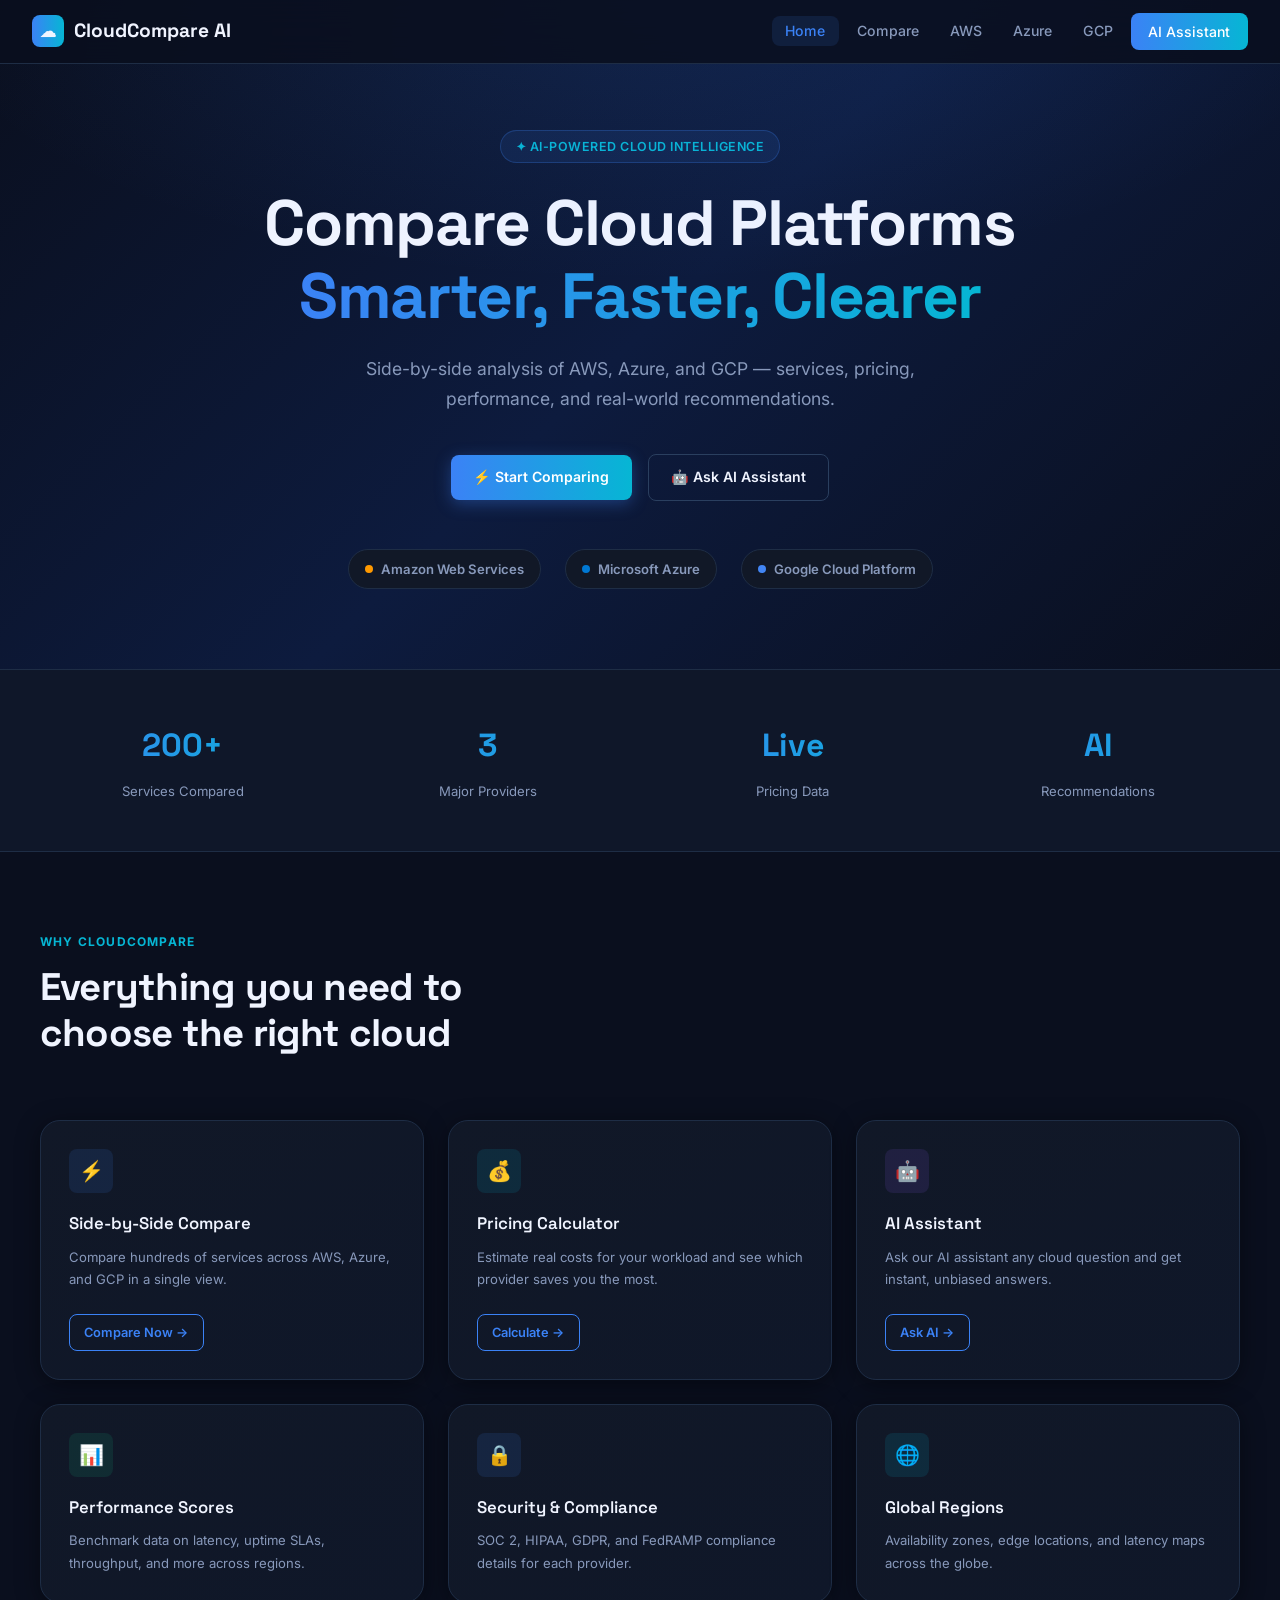
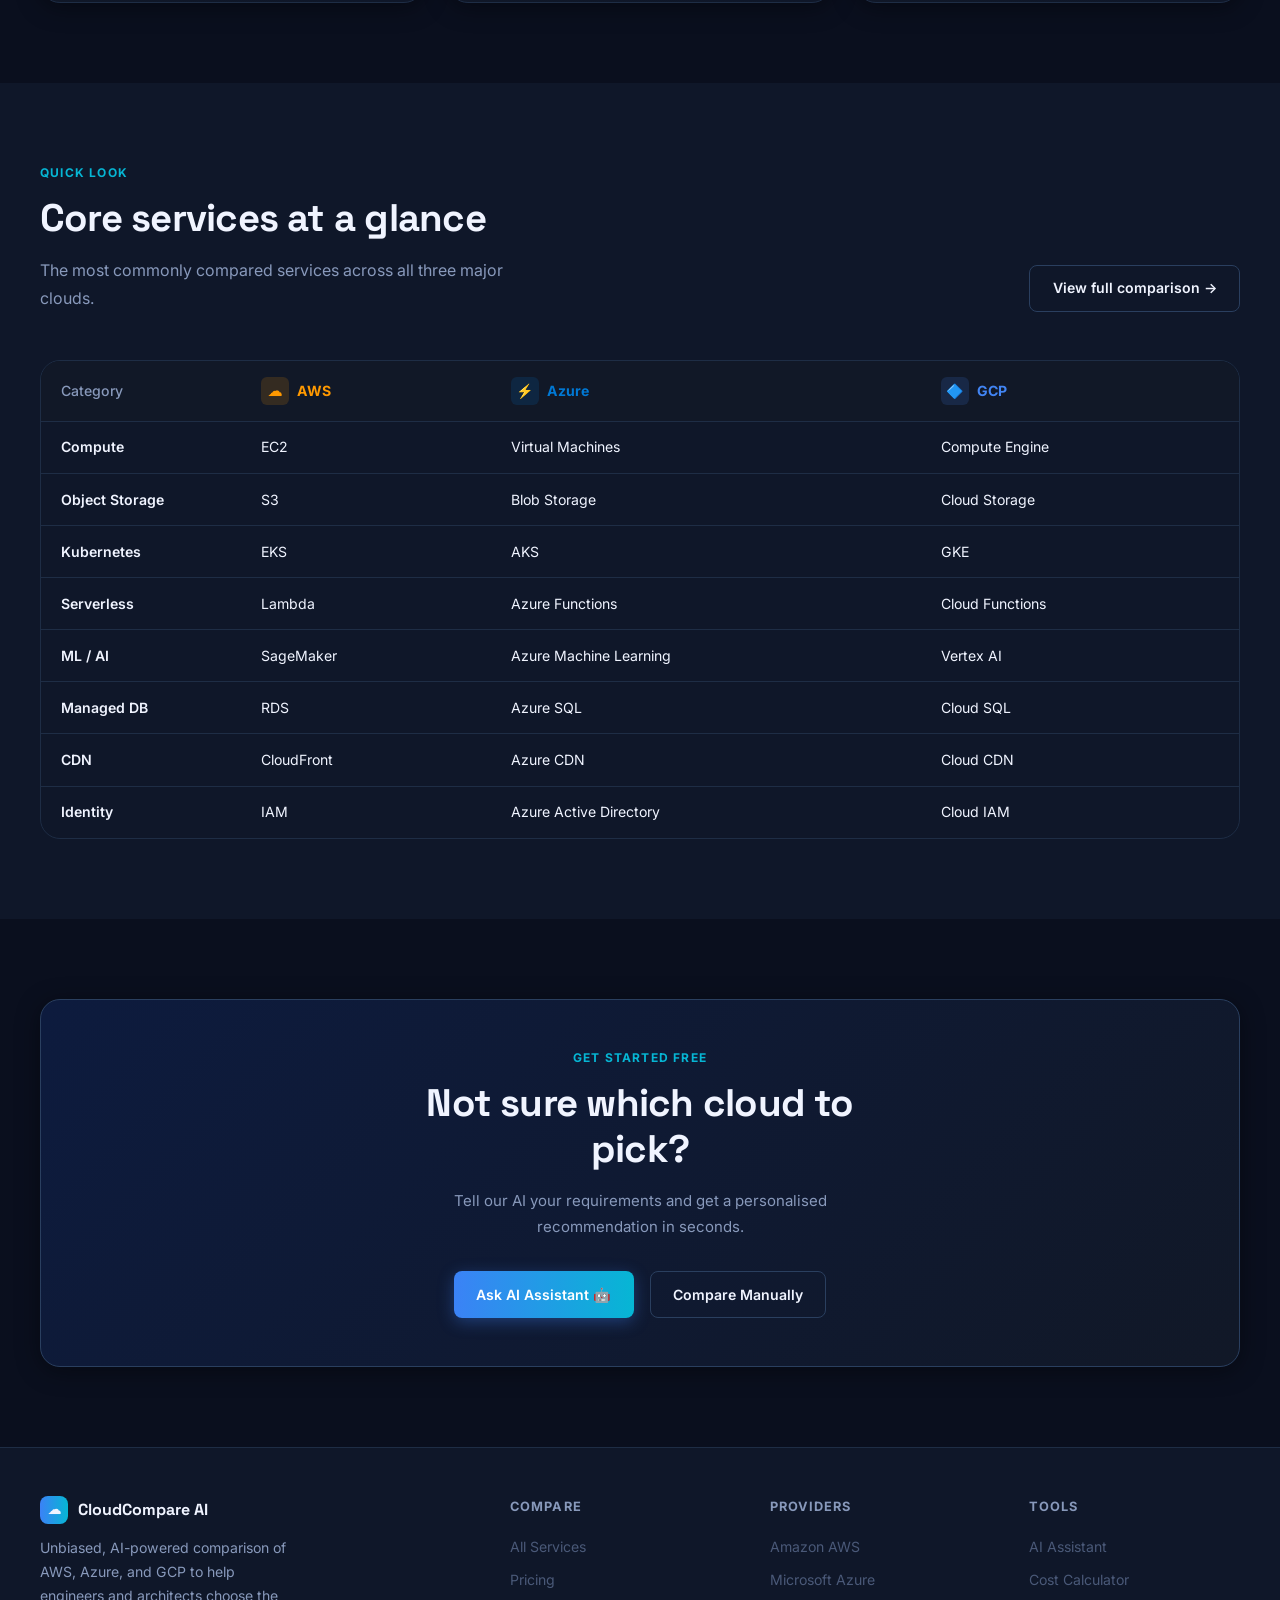
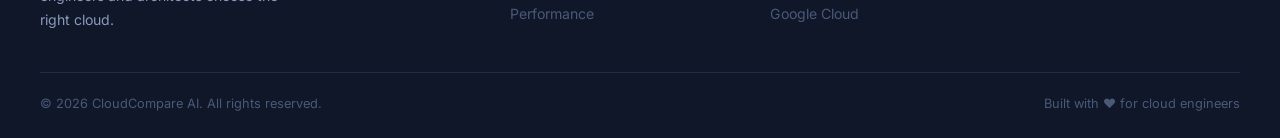
<file: index.html>
<!DOCTYPE html>
<html lang="en">
<head>
  <meta charset="UTF-8" />
  <meta name="viewport" content="width=device-width, initial-scale=1.0" />
  <title>CloudCompare AI – Compare AWS, Azure & GCP</title>
  <link rel="stylesheet" href="style.css" />
</head>
<body>

<!-- NAVBAR -->
<nav class="navbar">
  <a href="index.html" class="nav-logo">
    <span class="logo-icon">☁</span>
    CloudCompare AI
  </a>
  <ul class="nav-links">
    <li><a href="index.html" class="active">Home</a></li>
    <li><a href="compare.html">Compare</a></li>
    <li><a href="aws.html">AWS</a></li>
    <li><a href="azure.html">Azure</a></li>
    <li><a href="gcp.html">GCP</a></li>
    <li><a href="chat.html" class="nav-cta btn">AI Assistant</a></li>
  </ul>
</nav>

<!-- HERO -->
<section class="hero">
  <div class="hero-badge">✦ AI-Powered Cloud Intelligence</div>
  <h1>Compare Cloud Platforms<br><span class="gradient-text">Smarter, Faster, Clearer</span></h1>
  <p>Side-by-side analysis of AWS, Azure, and GCP — services, pricing, performance, and real-world recommendations.</p>
  <div class="hero-actions">
    <a href="compare.html" class="btn btn-primary">⚡ Start Comparing</a>
    <a href="chat.html" class="btn btn-secondary">🤖 Ask AI Assistant</a>
  </div>
  <div class="provider-badges">
    <div class="provider-badge"><span class="dot dot-aws"></span>Amazon Web Services</div>
    <div class="provider-badge"><span class="dot dot-azure"></span>Microsoft Azure</div>
    <div class="provider-badge"><span class="dot dot-gcp"></span>Google Cloud Platform</div>
  </div>
</section>

<!-- STATS BAR -->
<section class="section-sm" style="background: var(--bg-secondary); border-top: 1px solid var(--border); border-bottom: 1px solid var(--border);">
  <div class="container">
    <div class="grid-4">
      <div style="text-align:center;">
        <div style="font-family:var(--font-display);font-size:2rem;font-weight:700;" class="text-gradient">200+</div>
        <div class="text-muted text-sm mt-1">Services Compared</div>
      </div>
      <div style="text-align:center;">
        <div style="font-family:var(--font-display);font-size:2rem;font-weight:700;" class="text-gradient">3</div>
        <div class="text-muted text-sm mt-1">Major Providers</div>
      </div>
      <div style="text-align:center;">
        <div style="font-family:var(--font-display);font-size:2rem;font-weight:700;" class="text-gradient">Live</div>
        <div class="text-muted text-sm mt-1">Pricing Data</div>
      </div>
      <div style="text-align:center;">
        <div style="font-family:var(--font-display);font-size:2rem;font-weight:700;" class="text-gradient">AI</div>
        <div class="text-muted text-sm mt-1">Recommendations</div>
      </div>
    </div>
  </div>
</section>

<!-- FEATURES -->
<section class="section">
  <div class="container">
    <div class="section-header">
      <div>
        <div class="section-label">Why CloudCompare</div>
        <h2 class="section-title">Everything you need to<br>choose the right cloud</h2>
      </div>
    </div>
    <div class="grid-3">
      <div class="card">
        <div class="icon-box icon-blue">⚡</div>
        <h3 style="font-family:var(--font-display);font-size:1.05rem;font-weight:600;margin-bottom:0.5rem;">Side-by-Side Compare</h3>
        <p class="text-muted text-sm">Compare hundreds of services across AWS, Azure, and GCP in a single view.</p>
        <a href="compare.html" class="btn btn-outline mt-3" style="font-size:0.8rem;padding:0.4rem 0.9rem;">Compare Now →</a>
      </div>
      <div class="card">
        <div class="icon-box icon-cyan">💰</div>
        <h3 style="font-family:var(--font-display);font-size:1.05rem;font-weight:600;margin-bottom:0.5rem;">Pricing Calculator</h3>
        <p class="text-muted text-sm">Estimate real costs for your workload and see which provider saves you the most.</p>
        <a href="compare.html#pricing" class="btn btn-outline mt-3" style="font-size:0.8rem;padding:0.4rem 0.9rem;">Calculate →</a>
      </div>
      <div class="card">
        <div class="icon-box icon-purple">🤖</div>
        <h3 style="font-family:var(--font-display);font-size:1.05rem;font-weight:600;margin-bottom:0.5rem;">AI Assistant</h3>
        <p class="text-muted text-sm">Ask our AI assistant any cloud question and get instant, unbiased answers.</p>
        <a href="chat.html" class="btn btn-outline mt-3" style="font-size:0.8rem;padding:0.4rem 0.9rem;">Ask AI →</a>
      </div>
      <div class="card">
        <div class="icon-box icon-green">📊</div>
        <h3 style="font-family:var(--font-display);font-size:1.05rem;font-weight:600;margin-bottom:0.5rem;">Performance Scores</h3>
        <p class="text-muted text-sm">Benchmark data on latency, uptime SLAs, throughput, and more across regions.</p>
      </div>
      <div class="card">
        <div class="icon-box icon-blue">🔒</div>
        <h3 style="font-family:var(--font-display);font-size:1.05rem;font-weight:600;margin-bottom:0.5rem;">Security & Compliance</h3>
        <p class="text-muted text-sm">SOC 2, HIPAA, GDPR, and FedRAMP compliance details for each provider.</p>
      </div>
      <div class="card">
        <div class="icon-box icon-cyan">🌐</div>
        <h3 style="font-family:var(--font-display);font-size:1.05rem;font-weight:600;margin-bottom:0.5rem;">Global Regions</h3>
        <p class="text-muted text-sm">Availability zones, edge locations, and latency maps across the globe.</p>
      </div>
    </div>
  </div>
</section>

<!-- QUICK COMPARISON PREVIEW -->
<section class="section" style="background: var(--bg-secondary);">
  <div class="container">
    <div class="section-header">
      <div>
        <div class="section-label">Quick Look</div>
        <h2 class="section-title">Core services at a glance</h2>
        <p class="section-subtitle text-muted">The most commonly compared services across all three major clouds.</p>
      </div>
      <a href="compare.html" class="btn btn-secondary">View full comparison →</a>
    </div>

    <div class="compare-table-wrapper">
      <table class="compare-table">
        <thead>
          <tr>
            <th>Category</th>
            <th><div class="provider-header"><div class="provider-header-icon ph-aws">☁</div><span style="color:var(--aws)">AWS</span></div></th>
            <th><div class="provider-header"><div class="provider-header-icon ph-azure">⚡</div><span style="color:var(--azure)">Azure</span></div></th>
            <th><div class="provider-header"><div class="provider-header-icon ph-gcp">🔷</div><span style="color:var(--gcp)">GCP</span></div></th>
          </tr>
        </thead>
        <tbody>
          <tr><td class="fw-600">Compute</td><td>EC2</td><td>Virtual Machines</td><td>Compute Engine</td></tr>
          <tr><td class="fw-600">Object Storage</td><td>S3</td><td>Blob Storage</td><td>Cloud Storage</td></tr>
          <tr><td class="fw-600">Kubernetes</td><td>EKS</td><td>AKS</td><td>GKE</td></tr>
          <tr><td class="fw-600">Serverless</td><td>Lambda</td><td>Azure Functions</td><td>Cloud Functions</td></tr>
          <tr><td class="fw-600">ML / AI</td><td>SageMaker</td><td>Azure Machine Learning</td><td>Vertex AI</td></tr>
          <tr><td class="fw-600">Managed DB</td><td>RDS</td><td>Azure SQL</td><td>Cloud SQL</td></tr>
          <tr><td class="fw-600">CDN</td><td>CloudFront</td><td>Azure CDN</td><td>Cloud CDN</td></tr>
          <tr><td class="fw-600">Identity</td><td>IAM</td><td>Azure Active Directory</td><td>Cloud IAM</td></tr>
        </tbody>
      </table>
    </div>
  </div>
</section>

<!-- CTA BANNER -->
<section class="section">
  <div class="container">
    <div class="card" style="text-align:center;padding:3rem 2rem;background:linear-gradient(135deg,#0d1b3e,#111827);border-color:var(--border-light);">
      <div class="section-label" style="justify-content:center;display:flex;">Get Started Free</div>
      <h2 class="section-title" style="max-width:500px;margin:0 auto 1rem;">Not sure which cloud to pick?</h2>
      <p class="text-muted" style="max-width:440px;margin:0 auto 2rem;">Tell our AI your requirements and get a personalised recommendation in seconds.</p>
      <div style="display:flex;gap:1rem;justify-content:center;flex-wrap:wrap;">
        <a href="chat.html" class="btn btn-primary">Ask AI Assistant 🤖</a>
        <a href="compare.html" class="btn btn-secondary">Compare Manually</a>
      </div>
    </div>
  </div>
</section>

<!-- FOOTER -->
<footer class="footer">
  <div class="container">
    <div class="footer-grid">
      <div class="footer-brand">
        <a href="index.html" class="nav-logo" style="font-size:1rem;">
          <span class="logo-icon" style="width:28px;height:28px;font-size:13px;">☁</span>
          CloudCompare AI
        </a>
        <p>Unbiased, AI-powered comparison of AWS, Azure, and GCP to help engineers and architects choose the right cloud.</p>
      </div>
      <div class="footer-col">
        <h4>Compare</h4>
        <ul>
          <li><a href="compare.html">All Services</a></li>
          <li><a href="compare.html#pricing">Pricing</a></li>
          <li><a href="compare.html#performance">Performance</a></li>
        </ul>
      </div>
      <div class="footer-col">
        <h4>Providers</h4>
        <ul>
          <li><a href="aws.html">Amazon AWS</a></li>
          <li><a href="azure.html">Microsoft Azure</a></li>
          <li><a href="gcp.html">Google Cloud</a></li>
        </ul>
      </div>
      <div class="footer-col">
        <h4>Tools</h4>
        <ul>
          <li><a href="chat.html">AI Assistant</a></li>
          <li><a href="compare.html#calculator">Cost Calculator</a></li>
        </ul>
      </div>
    </div>
    <div class="footer-bottom">
      <span>© 2026 CloudCompare AI. All rights reserved.</span>
      <span>Built with ❤️ for cloud engineers</span>
    </div>
  </div>
</footer>

<script src="script.js"></script>
</body>
</html>
</file>
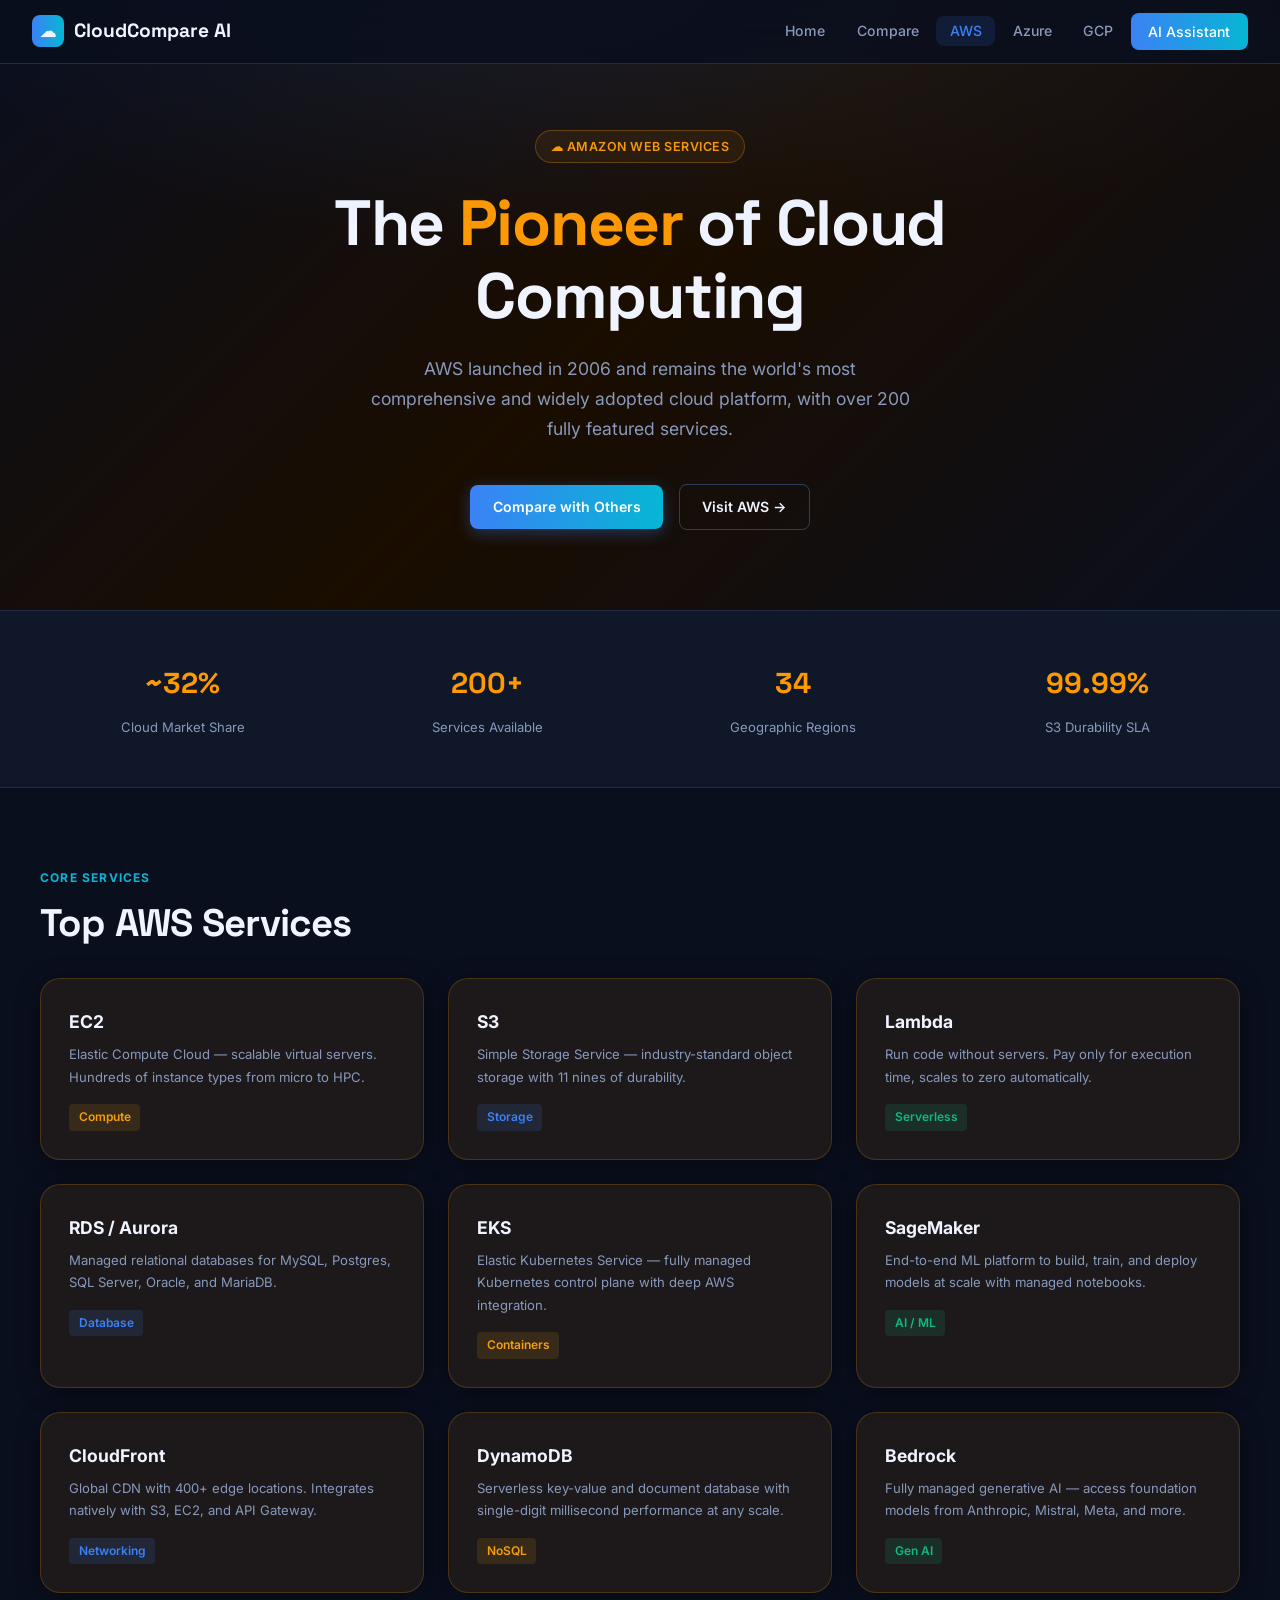
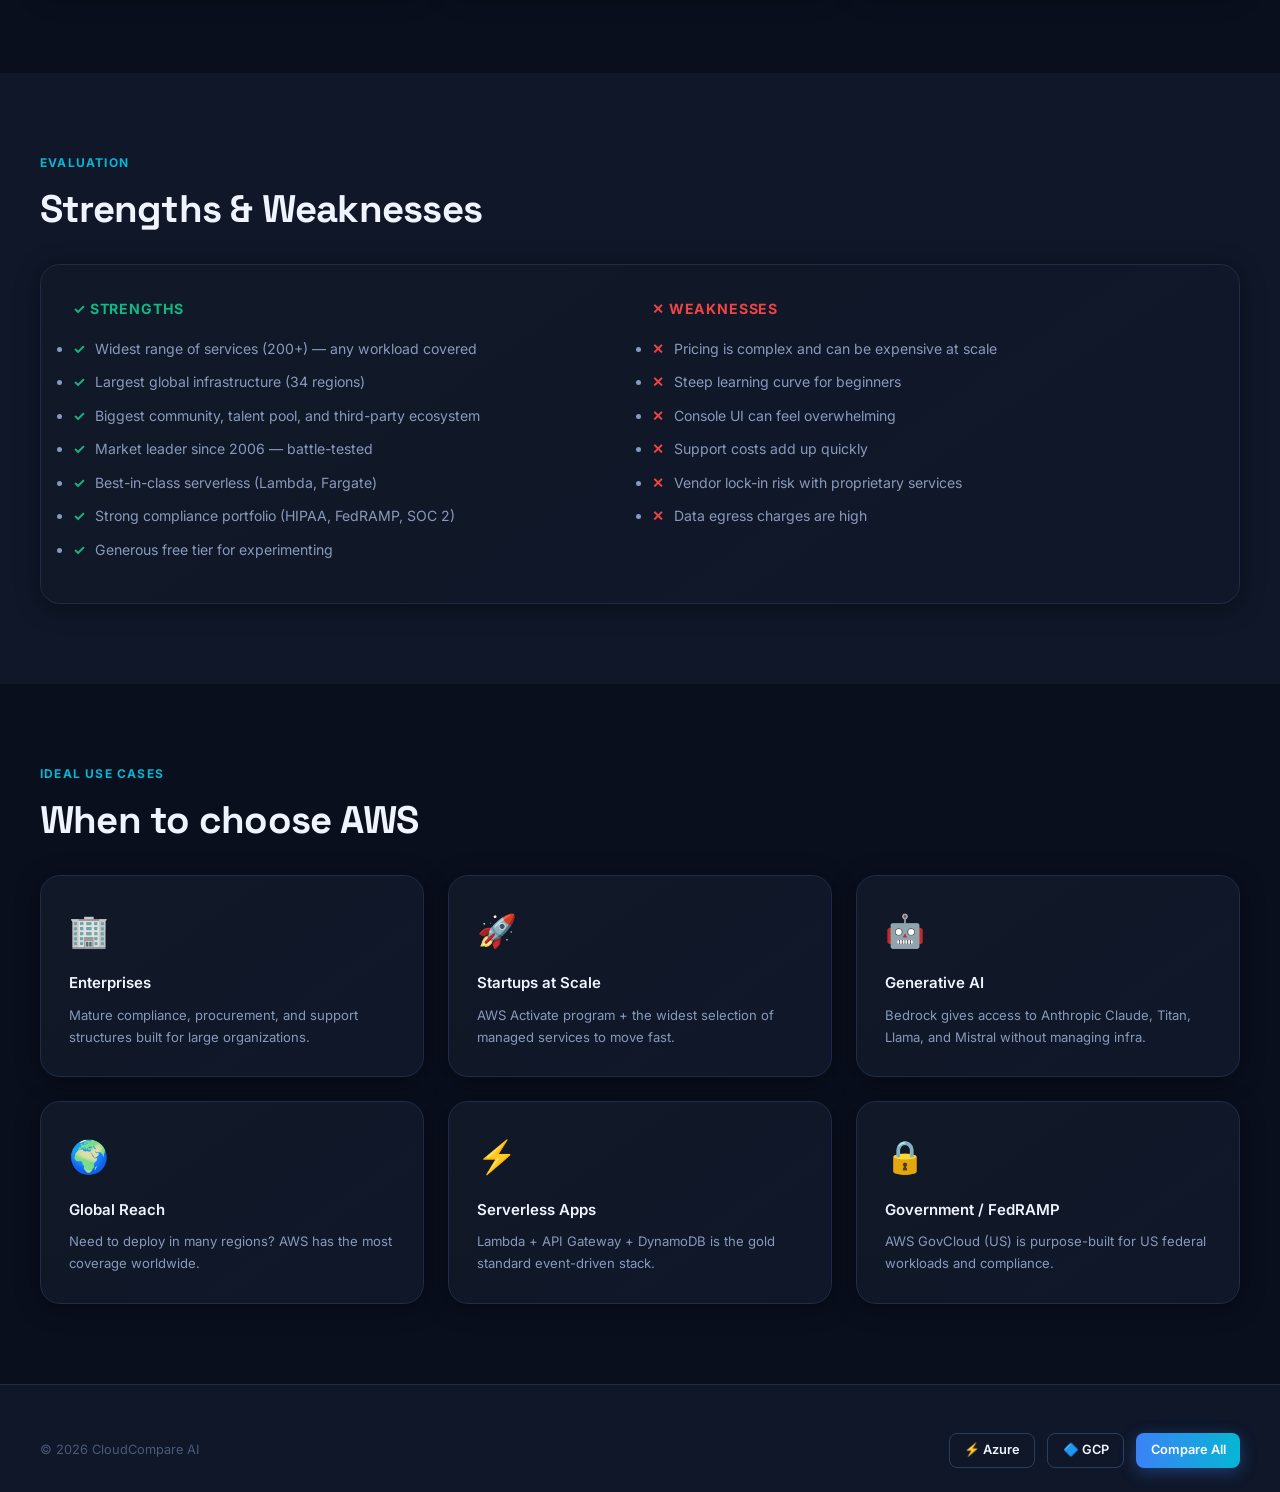
<file: aws.html>
<!DOCTYPE html>
<html lang="en">
<head>
  <meta charset="UTF-8" />
  <meta name="viewport" content="width=device-width, initial-scale=1.0" />
  <title>Amazon Web Services (AWS) – CloudCompare AI</title>
  <link rel="stylesheet" href="style.css" />
  <style>
    .aws-accent { color: var(--aws); }
    .aws-bg { background: rgba(255,153,0,0.08); border-color: rgba(255,153,0,0.2); }
    .pro-con { display: grid; grid-template-columns: 1fr 1fr; gap: 1.5rem; }
    .pro-con-col li { font-size: 0.88rem; color: var(--text-secondary); margin-bottom: 0.6rem; padding-left: 1.4rem; position: relative; }
    .pro-con-col li::before { position: absolute; left: 0; font-weight: 700; }
    .pros li::before { content: '✓'; color: var(--accent-green); }
    .cons li::before { content: '✕'; color: #ef4444; }
  </style>
</head>
<body>

<nav class="navbar">
  <a href="index.html" class="nav-logo"><span class="logo-icon">☁</span>CloudCompare AI</a>
  <ul class="nav-links">
    <li><a href="index.html">Home</a></li>
    <li><a href="compare.html">Compare</a></li>
    <li><a href="aws.html" class="active">AWS</a></li>
    <li><a href="azure.html">Azure</a></li>
    <li><a href="gcp.html">GCP</a></li>
    <li><a href="chat.html" class="nav-cta btn">AI Assistant</a></li>
  </ul>
</nav>

<!-- HERO -->
<section class="hero" style="background:linear-gradient(135deg,#0a0f1e,#1a0d00,#0a0f1e);">
  <div class="hero-badge" style="color:var(--aws);border-color:rgba(255,153,0,0.3);background:rgba(255,153,0,0.08);">☁ Amazon Web Services</div>
  <h1>The <span style="color:var(--aws)">Pioneer</span> of Cloud Computing</h1>
  <p>AWS launched in 2006 and remains the world's most comprehensive and widely adopted cloud platform, with over 200 fully featured services.</p>
  <div class="hero-actions">
    <a href="compare.html" class="btn btn-primary">Compare with Others</a>
    <a href="https://aws.amazon.com" target="_blank" class="btn btn-secondary">Visit AWS →</a>
  </div>
</section>

<!-- STATS -->
<section class="section-sm" style="background:var(--bg-secondary);border-top:1px solid var(--border);border-bottom:1px solid var(--border);">
  <div class="container">
    <div class="grid-4">
      <div style="text-align:center;"><div style="font-family:var(--font-display);font-size:1.8rem;font-weight:700;color:var(--aws);">~32%</div><div class="text-muted text-sm mt-1">Cloud Market Share</div></div>
      <div style="text-align:center;"><div style="font-family:var(--font-display);font-size:1.8rem;font-weight:700;color:var(--aws);">200+</div><div class="text-muted text-sm mt-1">Services Available</div></div>
      <div style="text-align:center;"><div style="font-family:var(--font-display);font-size:1.8rem;font-weight:700;color:var(--aws);">34</div><div class="text-muted text-sm mt-1">Geographic Regions</div></div>
      <div style="text-align:center;"><div style="font-family:var(--font-display);font-size:1.8rem;font-weight:700;color:var(--aws);">99.99%</div><div class="text-muted text-sm mt-1">S3 Durability SLA</div></div>
    </div>
  </div>
</section>

<!-- TOP SERVICES -->
<section class="section">
  <div class="container">
    <div class="section-label">Core Services</div>
    <h2 class="section-title" style="margin-bottom:2rem;">Top AWS Services</h2>
    <div class="grid-3">
      <div class="card aws-bg"><h3 style="font-weight:700;margin-bottom:0.4rem;">EC2</h3><p class="text-muted text-sm">Elastic Compute Cloud — scalable virtual servers. Hundreds of instance types from micro to HPC.</p><div class="tag tag-yellow mt-2">Compute</div></div>
      <div class="card aws-bg"><h3 style="font-weight:700;margin-bottom:0.4rem;">S3</h3><p class="text-muted text-sm">Simple Storage Service — industry-standard object storage with 11 nines of durability.</p><div class="tag tag-blue mt-2">Storage</div></div>
      <div class="card aws-bg"><h3 style="font-weight:700;margin-bottom:0.4rem;">Lambda</h3><p class="text-muted text-sm">Run code without servers. Pay only for execution time, scales to zero automatically.</p><div class="tag tag-green mt-2">Serverless</div></div>
      <div class="card aws-bg"><h3 style="font-weight:700;margin-bottom:0.4rem;">RDS / Aurora</h3><p class="text-muted text-sm">Managed relational databases for MySQL, Postgres, SQL Server, Oracle, and MariaDB.</p><div class="tag tag-blue mt-2">Database</div></div>
      <div class="card aws-bg"><h3 style="font-weight:700;margin-bottom:0.4rem;">EKS</h3><p class="text-muted text-sm">Elastic Kubernetes Service — fully managed Kubernetes control plane with deep AWS integration.</p><div class="tag tag-yellow mt-2">Containers</div></div>
      <div class="card aws-bg"><h3 style="font-weight:700;margin-bottom:0.4rem;">SageMaker</h3><p class="text-muted text-sm">End-to-end ML platform to build, train, and deploy models at scale with managed notebooks.</p><div class="tag tag-green mt-2">AI / ML</div></div>
      <div class="card aws-bg"><h3 style="font-weight:700;margin-bottom:0.4rem;">CloudFront</h3><p class="text-muted text-sm">Global CDN with 400+ edge locations. Integrates natively with S3, EC2, and API Gateway.</p><div class="tag tag-blue mt-2">Networking</div></div>
      <div class="card aws-bg"><h3 style="font-weight:700;margin-bottom:0.4rem;">DynamoDB</h3><p class="text-muted text-sm">Serverless key-value and document database with single-digit millisecond performance at any scale.</p><div class="tag tag-yellow mt-2">NoSQL</div></div>
      <div class="card aws-bg"><h3 style="font-weight:700;margin-bottom:0.4rem;">Bedrock</h3><p class="text-muted text-sm">Fully managed generative AI — access foundation models from Anthropic, Mistral, Meta, and more.</p><div class="tag tag-green mt-2">Gen AI</div></div>
    </div>
  </div>
</section>

<!-- PROS & CONS -->
<section class="section" style="background:var(--bg-secondary);">
  <div class="container">
    <div class="section-label">Evaluation</div>
    <h2 class="section-title" style="margin-bottom:2rem;">Strengths & Weaknesses</h2>
    <div class="card" style="padding:2rem;">
      <div class="pro-con">
        <div>
          <h4 style="color:var(--accent-green);font-weight:700;margin-bottom:1rem;font-size:0.88rem;text-transform:uppercase;letter-spacing:0.06em;">✓ Strengths</h4>
          <ul class="pro-con-col pros">
            <li>Widest range of services (200+) — any workload covered</li>
            <li>Largest global infrastructure (34 regions)</li>
            <li>Biggest community, talent pool, and third-party ecosystem</li>
            <li>Market leader since 2006 — battle-tested</li>
            <li>Best-in-class serverless (Lambda, Fargate)</li>
            <li>Strong compliance portfolio (HIPAA, FedRAMP, SOC 2)</li>
            <li>Generous free tier for experimenting</li>
          </ul>
        </div>
        <div>
          <h4 style="color:#ef4444;font-weight:700;margin-bottom:1rem;font-size:0.88rem;text-transform:uppercase;letter-spacing:0.06em;">✕ Weaknesses</h4>
          <ul class="pro-con-col cons">
            <li>Pricing is complex and can be expensive at scale</li>
            <li>Steep learning curve for beginners</li>
            <li>Console UI can feel overwhelming</li>
            <li>Support costs add up quickly</li>
            <li>Vendor lock-in risk with proprietary services</li>
            <li>Data egress charges are high</li>
          </ul>
        </div>
      </div>
    </div>
  </div>
</section>

<!-- BEST FOR -->
<section class="section">
  <div class="container">
    <div class="section-label">Ideal Use Cases</div>
    <h2 class="section-title" style="margin-bottom:2rem;">When to choose AWS</h2>
    <div class="grid-3">
      <div class="card"><div style="font-size:2rem;margin-bottom:0.75rem;">🏢</div><h4 class="fw-600 mb-1">Enterprises</h4><p class="text-muted text-sm">Mature compliance, procurement, and support structures built for large organizations.</p></div>
      <div class="card"><div style="font-size:2rem;margin-bottom:0.75rem;">🚀</div><h4 class="fw-600 mb-1">Startups at Scale</h4><p class="text-muted text-sm">AWS Activate program + the widest selection of managed services to move fast.</p></div>
      <div class="card"><div style="font-size:2rem;margin-bottom:0.75rem;">🤖</div><h4 class="fw-600 mb-1">Generative AI</h4><p class="text-muted text-sm">Bedrock gives access to Anthropic Claude, Titan, Llama, and Mistral without managing infra.</p></div>
      <div class="card"><div style="font-size:2rem;margin-bottom:0.75rem;">🌍</div><h4 class="fw-600 mb-1">Global Reach</h4><p class="text-muted text-sm">Need to deploy in many regions? AWS has the most coverage worldwide.</p></div>
      <div class="card"><div style="font-size:2rem;margin-bottom:0.75rem;">⚡</div><h4 class="fw-600 mb-1">Serverless Apps</h4><p class="text-muted text-sm">Lambda + API Gateway + DynamoDB is the gold standard event-driven stack.</p></div>
      <div class="card"><div style="font-size:2rem;margin-bottom:0.75rem;">🔒</div><h4 class="fw-600 mb-1">Government / FedRAMP</h4><p class="text-muted text-sm">AWS GovCloud (US) is purpose-built for US federal workloads and compliance.</p></div>
    </div>
  </div>
</section>

<footer class="footer">
  <div class="container">
    <div class="footer-bottom" style="border-top:none;padding-top:0;">
      <span>© 2026 CloudCompare AI</span>
      <div style="display:flex;gap:0.75rem;">
        <a href="azure.html" class="btn btn-secondary" style="font-size:0.8rem;padding:0.35rem 0.9rem;">⚡ Azure</a>
        <a href="gcp.html" class="btn btn-secondary" style="font-size:0.8rem;padding:0.35rem 0.9rem;">🔷 GCP</a>
        <a href="compare.html" class="btn btn-primary" style="font-size:0.8rem;padding:0.35rem 0.9rem;">Compare All</a>
      </div>
    </div>
  </div>
</footer>

<script src="script.js"></script>
</body>
</html>
</file>
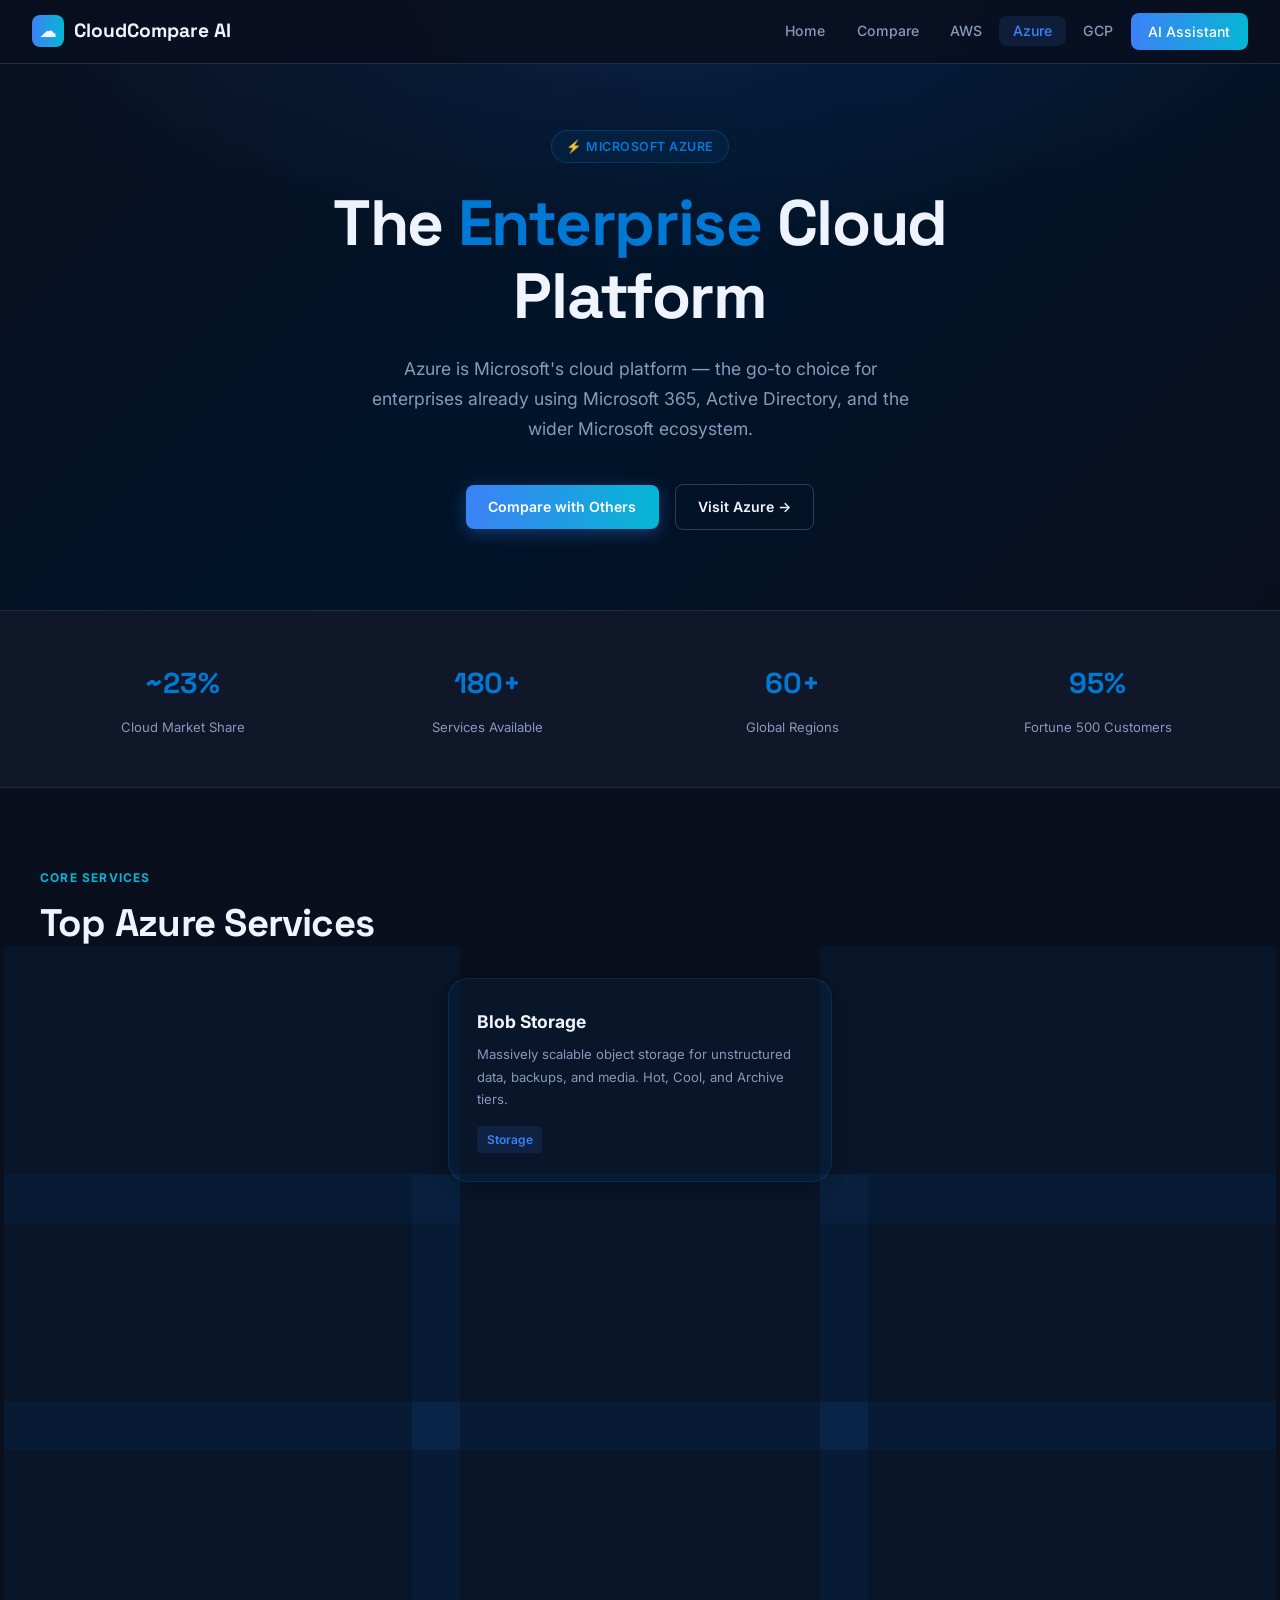
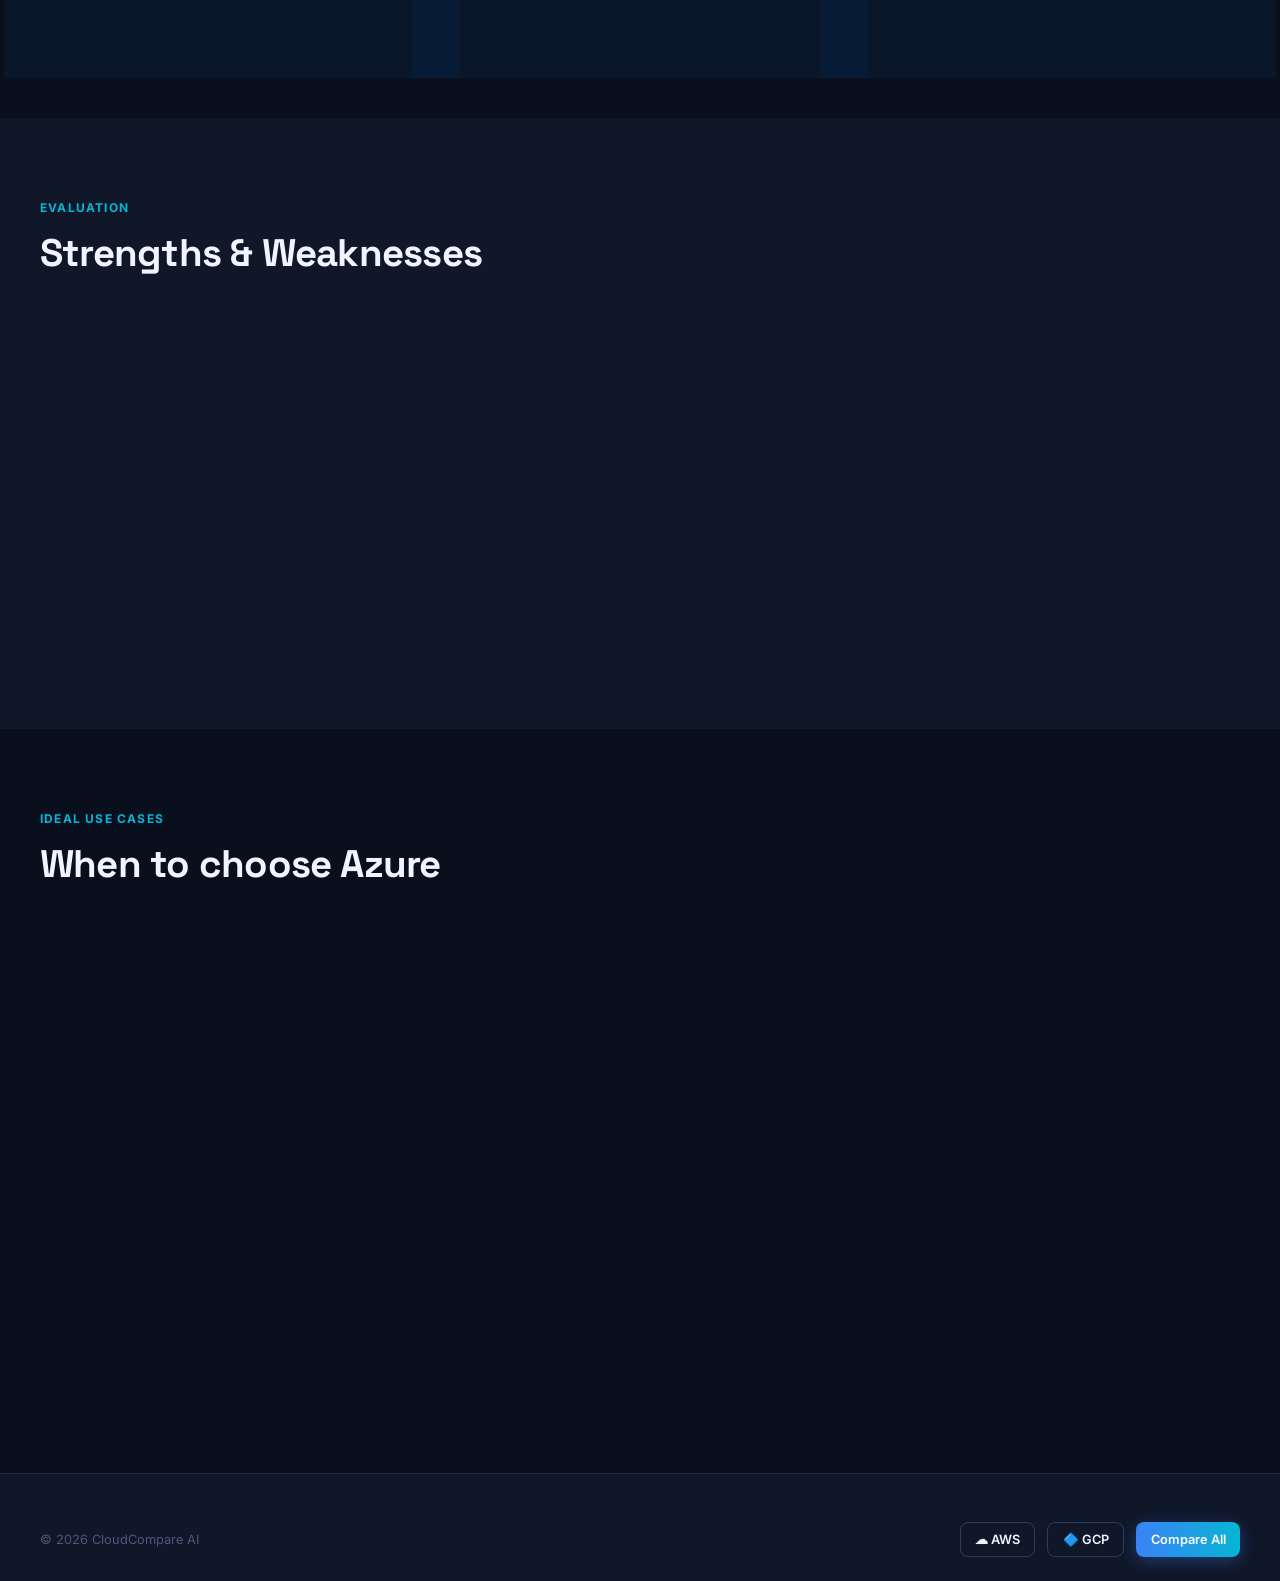
<file: azure.html>
<!DOCTYPE html>
<html lang="en">
<head>
  <meta charset="UTF-8" />
  <meta name="viewport" content="width=device-width, initial-scale=1.0" />
  <title>Microsoft Azure – CloudCompare AI</title>
  <link rel="stylesheet" href="style.css" />
  <style>
    .azure-accent { color: var(--azure); }
    .azure-bg { background: rgba(0,120,212,0.06); border-color: rgba(0,120,212,0.2); }
    .pro-con { display: grid; grid-template-columns: 1fr 1fr; gap: 1.5rem; }
    .pro-con-col li { font-size: 0.88rem; color: var(--text-secondary); margin-bottom: 0.6rem; padding-left: 1.4rem; position: relative; }
    .pro-con-col li::before { position: absolute; left: 0; font-weight: 700; }
    .pros li::before { content: '✓'; color: var(--accent-green); }
    .cons li::before { content: '✕'; color: #ef4444; }
  </style>
</head>
<body>

<nav class="navbar">
  <a href="index.html" class="nav-logo"><span class="logo-icon">☁</span>CloudCompare AI</a>
  <ul class="nav-links">
    <li><a href="index.html">Home</a></li>
    <li><a href="compare.html">Compare</a></li>
    <li><a href="aws.html">AWS</a></li>
    <li><a href="azure.html" class="active">Azure</a></li>
    <li><a href="gcp.html">GCP</a></li>
    <li><a href="chat.html" class="nav-cta btn">AI Assistant</a></li>
  </ul>
</nav>

<!-- HERO -->
<section class="hero" style="background:linear-gradient(135deg,#0a0f1e,#00142a,#0a0f1e);">
  <div class="hero-badge" style="color:var(--azure);border-color:rgba(0,120,212,0.3);background:rgba(0,120,212,0.08);">⚡ Microsoft Azure</div>
  <h1>The <span style="color:var(--azure)">Enterprise</span> Cloud Platform</h1>
  <p>Azure is Microsoft's cloud platform — the go-to choice for enterprises already using Microsoft 365, Active Directory, and the wider Microsoft ecosystem.</p>
  <div class="hero-actions">
    <a href="compare.html" class="btn btn-primary">Compare with Others</a>
    <a href="https://azure.microsoft.com" target="_blank" class="btn btn-secondary">Visit Azure →</a>
  </div>
</section>

<!-- STATS -->
<section class="section-sm" style="background:var(--bg-secondary);border-top:1px solid var(--border);border-bottom:1px solid var(--border);">
  <div class="container">
    <div class="grid-4">
      <div style="text-align:center;"><div style="font-family:var(--font-display);font-size:1.8rem;font-weight:700;color:var(--azure);">~23%</div><div class="text-muted text-sm mt-1">Cloud Market Share</div></div>
      <div style="text-align:center;"><div style="font-family:var(--font-display);font-size:1.8rem;font-weight:700;color:var(--azure);">180+</div><div class="text-muted text-sm mt-1">Services Available</div></div>
      <div style="text-align:center;"><div style="font-family:var(--font-display);font-size:1.8rem;font-weight:700;color:var(--azure);">60+</div><div class="text-muted text-sm mt-1">Global Regions</div></div>
      <div style="text-align:center;"><div style="font-family:var(--font-display);font-size:1.8rem;font-weight:700;color:var(--azure);">95%</div><div class="text-muted text-sm mt-1">Fortune 500 Customers</div></div>
    </div>
  </div>
</section>

<!-- TOP SERVICES -->
<section class="section">
  <div class="container">
    <div class="section-label">Core Services</div>
    <h2 class="section-title" style="margin-bottom:2rem;">Top Azure Services</h2>
    <div class="grid-3">
      <div class="card azure-bg"><h3 style="font-weight:700;margin-bottom:0.4rem;">Azure VMs</h3><p class="text-muted text-sm">Scalable virtual machines across Windows and Linux. Broad instance family with HPC, GPU, and burstable types.</p><div class="tag tag-blue mt-2">Compute</div></div>
      <div class="card azure-bg"><h3 style="font-weight:700;margin-bottom:0.4rem;">Blob Storage</h3><p class="text-muted text-sm">Massively scalable object storage for unstructured data, backups, and media. Hot, Cool, and Archive tiers.</p><div class="tag tag-blue mt-2">Storage</div></div>
      <div class="card azure-bg"><h3 style="font-weight:700;margin-bottom:0.4rem;">Azure Functions</h3><p class="text-muted text-sm">Event-driven serverless compute. Runs code in response to triggers from 50+ Azure and third-party services.</p><div class="tag tag-green mt-2">Serverless</div></div>
      <div class="card azure-bg"><h3 style="font-weight:700;margin-bottom:0.4rem;">Azure SQL</h3><p class="text-muted text-sm">Fully managed SQL Server in the cloud. Hyperscale edition scales to 100TB+ with automatic backups.</p><div class="tag tag-blue mt-2">Database</div></div>
      <div class="card azure-bg"><h3 style="font-weight:700;margin-bottom:0.4rem;">AKS</h3><p class="text-muted text-sm">Azure Kubernetes Service — free managed control plane, integrated with Azure DevOps and Azure Monitor.</p><div class="tag tag-yellow mt-2">Containers</div></div>
      <div class="card azure-bg"><h3 style="font-weight:700;margin-bottom:0.4rem;">Azure OpenAI</h3><p class="text-muted text-sm">Access GPT-4o, DALL·E 3, and Whisper via Azure's enterprise-grade, compliant API. Used in Microsoft 365 Copilot.</p><div class="tag tag-green mt-2">Gen AI</div></div>
      <div class="card azure-bg"><h3 style="font-weight:700;margin-bottom:0.4rem;">Azure AD (Entra)</h3><p class="text-muted text-sm">Identity provider for 700M+ users. Single sign-on, MFA, Conditional Access, and B2B/B2C federation.</p><div class="tag tag-yellow mt-2">Identity</div></div>
      <div class="card azure-bg"><h3 style="font-weight:700;margin-bottom:0.4rem;">Azure DevOps</h3><p class="text-muted text-sm">Boards, Repos, Pipelines, Test Plans, and Artifacts — a complete DevOps suite from Microsoft.</p><div class="tag tag-blue mt-2">DevOps</div></div>
      <div class="card azure-bg"><h3 style="font-weight:700;margin-bottom:0.4rem;">Cosmos DB</h3><p class="text-muted text-sm">Globally distributed, multi-model database with <10ms latency. Supports SQL, Mongo, Cassandra, Gremlin, and Table APIs.</p><div class="tag tag-yellow mt-2">NoSQL</div></div>
    </div>
  </div>
</section>

<!-- PROS & CONS -->
<section class="section" style="background:var(--bg-secondary);">
  <div class="container">
    <div class="section-label">Evaluation</div>
    <h2 class="section-title" style="margin-bottom:2rem;">Strengths & Weaknesses</h2>
    <div class="card" style="padding:2rem;">
      <div class="pro-con">
        <div>
          <h4 style="color:var(--accent-green);font-weight:700;margin-bottom:1rem;font-size:0.88rem;text-transform:uppercase;letter-spacing:0.06em;">✓ Strengths</h4>
          <ul class="pro-con-col pros">
            <li>Best Microsoft ecosystem integration (Office 365, Teams, Active Directory)</li>
            <li>Strongest enterprise identity management with Azure AD</li>
            <li>Azure OpenAI Service — exclusive GPT-4o API with enterprise SLAs</li>
            <li>Hybrid cloud (Azure Arc, Azure Stack) for on-prem workloads</li>
            <li>95% of Fortune 500 already uses Azure</li>
            <li>Most geographic regions (60+) — great for global compliance</li>
            <li>Azure DevOps is a complete CI/CD platform</li>
          </ul>
        </div>
        <div>
          <h4 style="color:#ef4444;font-weight:700;margin-bottom:1rem;font-size:0.88rem;text-transform:uppercase;letter-spacing:0.06em;">✕ Weaknesses</h4>
          <ul class="pro-con-col cons">
            <li>Documentation can be inconsistent or outdated</li>
            <li>Pricing model is complex; cost surprises are common</li>
            <li>Networking setup is more complex than AWS/GCP</li>
            <li>Customer support quality varies</li>
            <li>Some services feel less mature than AWS equivalents</li>
            <li>Portal UX can be confusing for new users</li>
          </ul>
        </div>
      </div>
    </div>
  </div>
</section>

<!-- BEST FOR -->
<section class="section">
  <div class="container">
    <div class="section-label">Ideal Use Cases</div>
    <h2 class="section-title" style="margin-bottom:2rem;">When to choose Azure</h2>
    <div class="grid-3">
      <div class="card"><div style="font-size:2rem;margin-bottom:0.75rem;">🏢</div><h4 class="fw-600 mb-1">Microsoft-Heavy Orgs</h4><p class="text-muted text-sm">If you use Windows Server, SQL Server, or Office 365 — Azure has the deepest integration.</p></div>
      <div class="card"><div style="font-size:2rem;margin-bottom:0.75rem;">🏥</div><h4 class="fw-600 mb-1">Healthcare & Finance</h4><p class="text-muted text-sm">Azure's compliance portfolio (HIPAA, SOC 2, GDPR, PCI) is unmatched for regulated industries.</p></div>
      <div class="card"><div style="font-size:2rem;margin-bottom:0.75rem;">🤖</div><h4 class="fw-600 mb-1">OpenAI / Copilot Apps</h4><p class="text-muted text-sm">The only cloud with Azure OpenAI Service — enterprise-grade GPT-4o with data residency guarantees.</p></div>
      <div class="card"><div style="font-size:2rem;margin-bottom:0.75rem;">🔀</div><h4 class="fw-600 mb-1">Hybrid Cloud</h4><p class="text-muted text-sm">Azure Arc lets you manage on-premises, multi-cloud, and edge resources from a single control plane.</p></div>
      <div class="card"><div style="font-size:2rem;margin-bottom:0.75rem;">🛡️</div><h4 class="fw-600 mb-1">Enterprise Security</h4><p class="text-muted text-sm">Microsoft Sentinel (SIEM) and Defender for Cloud provide advanced threat intelligence at scale.</p></div>
      <div class="card"><div style="font-size:2rem;margin-bottom:0.75rem;">🌐</div><h4 class="fw-600 mb-1">Global Compliance</h4><p class="text-muted text-sm">60+ regions means you can meet data residency requirements almost anywhere in the world.</p></div>
    </div>
  </div>
</section>

<footer class="footer">
  <div class="container">
    <div class="footer-bottom" style="border-top:none;padding-top:0;">
      <span>© 2026 CloudCompare AI</span>
      <div style="display:flex;gap:0.75rem;">
        <a href="aws.html" class="btn btn-secondary" style="font-size:0.8rem;padding:0.35rem 0.9rem;">☁ AWS</a>
        <a href="gcp.html" class="btn btn-secondary" style="font-size:0.8rem;padding:0.35rem 0.9rem;">🔷 GCP</a>
        <a href="compare.html" class="btn btn-primary" style="font-size:0.8rem;padding:0.35rem 0.9rem;">Compare All</a>
      </div>
    </div>
  </div>
</footer>

<script src="script.js"></script>
</body>
</html>
</file>
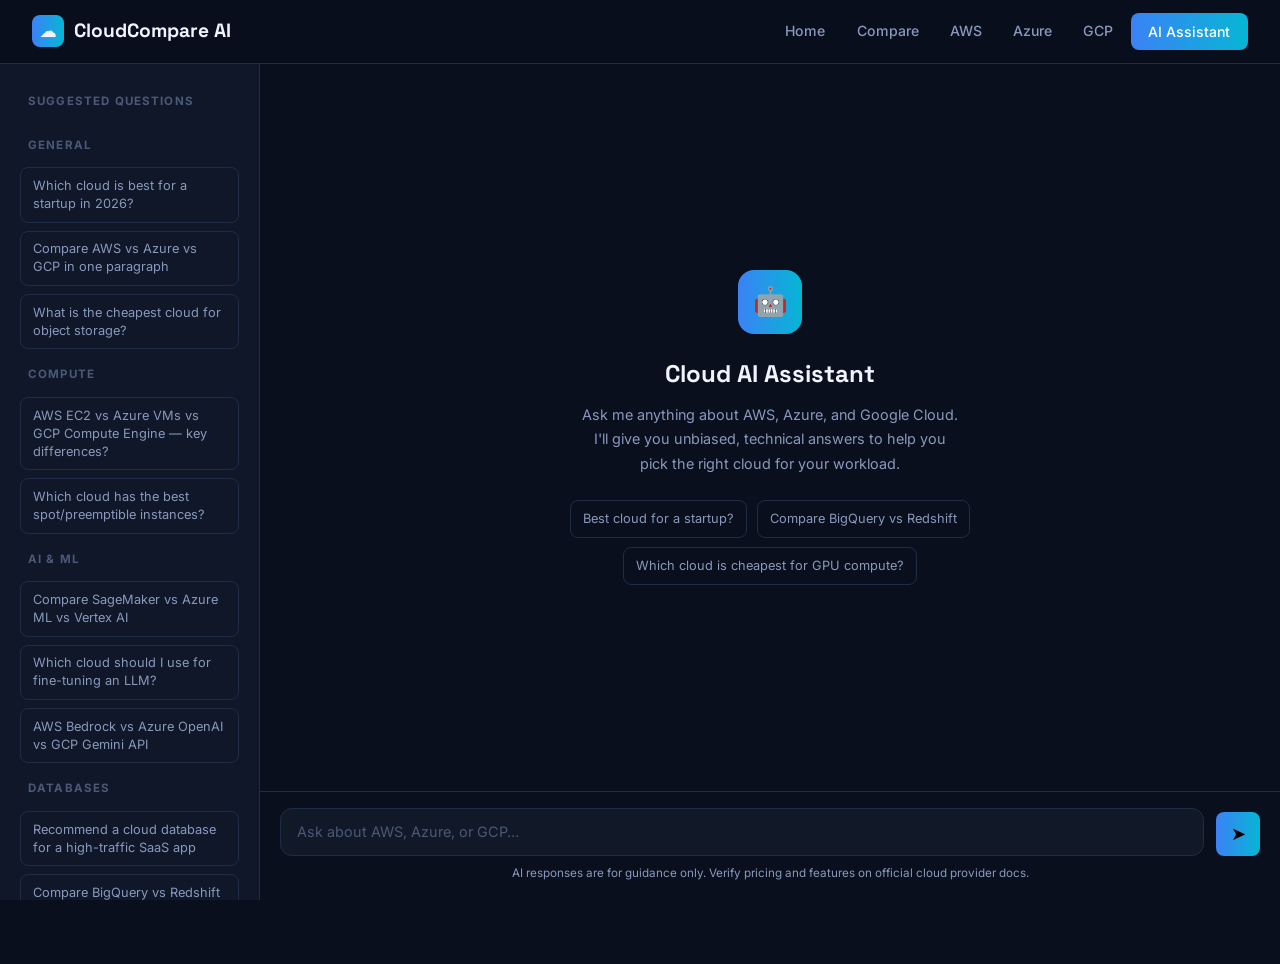
<file: chat.html>
<!DOCTYPE html>
<html lang="en">
<head>
  <meta charset="UTF-8" />
  <meta name="viewport" content="width=device-width, initial-scale=1.0" />
  <title>AI Assistant – CloudCompare AI</title>
  <link rel="stylesheet" href="style.css" />
  <style>
    .chat-page { display: flex; height: calc(100vh - 64px); margin-top: 64px; }
    .chat-sidebar {
      width: 260px; flex-shrink: 0;
      background: var(--bg-secondary);
      border-right: 1px solid var(--border);
      padding: 1.25rem;
      overflow-y: auto;
      display: flex; flex-direction: column; gap: 0.5rem;
    }
    .sidebar-label { font-size: 0.72rem; font-weight: 700; text-transform: uppercase; letter-spacing: 0.1em; color: var(--text-muted); margin: 0.5rem 0 0.25rem; padding-left: 0.5rem; }
    .prompt-chip {
      background: transparent;
      border: 1px solid var(--border);
      border-radius: var(--radius-sm);
      padding: 0.55rem 0.75rem;
      font-size: 0.8rem;
      color: var(--text-secondary);
      cursor: pointer;
      text-align: left;
      font-family: var(--font-body);
      transition: all 0.2s;
      line-height: 1.4;
      width: 100%;
    }
    .prompt-chip:hover { background: var(--bg-card); border-color: var(--accent-blue); color: var(--text-primary); }
    .chat-main { flex: 1; display: flex; flex-direction: column; overflow: hidden; }
    .chat-messages-area { flex: 1; overflow-y: auto; padding: 1.5rem; display: flex; flex-direction: column; gap: 1.25rem; }
    .chat-messages-area::-webkit-scrollbar { width: 4px; }
    .chat-messages-area::-webkit-scrollbar-thumb { background: var(--border-light); border-radius: 2px; }
    .chat-bottom { padding: 1rem 1.25rem; border-top: 1px solid var(--border); background: var(--bg-primary); }
    .input-row { display: flex; gap: 0.75rem; align-items: flex-end; }
    .chat-textarea {
      flex: 1;
      background: var(--bg-card);
      border: 1px solid var(--border);
      border-radius: var(--radius-md);
      padding: 0.75rem 1rem;
      color: var(--text-primary);
      font-family: var(--font-body);
      font-size: 0.9rem;
      outline: none;
      resize: none;
      min-height: 48px;
      max-height: 140px;
      transition: border-color 0.2s;
      line-height: 1.5;
    }
    .chat-textarea:focus { border-color: var(--accent-blue); }
    .chat-textarea::placeholder { color: var(--text-muted); }
    .send-btn {
      width: 44px; height: 44px;
      border-radius: var(--radius-sm);
      background: var(--gradient-accent);
      border: none;
      cursor: pointer;
      font-size: 18px;
      display: flex; align-items: center; justify-content: center;
      flex-shrink: 0;
      transition: all 0.2s;
    }
    .send-btn:hover { transform: translateY(-1px); box-shadow: 0 4px 16px rgba(59,130,246,0.4); }
    .send-btn:disabled { opacity: 0.5; cursor: not-allowed; transform: none; }

    .msg-block { display: flex; gap: 0.9rem; max-width: 800px; }
    .msg-block.user { align-self: flex-end; flex-direction: row-reverse; }
    .msg-icon { width: 32px; height: 32px; border-radius: 8px; flex-shrink: 0; display: flex; align-items: center; justify-content: center; font-size: 15px; margin-top: 2px; }
    .ai-icon { background: linear-gradient(135deg,rgba(59,130,246,0.2),rgba(6,182,212,0.2)); }
    .user-icon { background: rgba(139,92,246,0.2); }
    .msg-content { flex: 1; }
    .msg-name { font-size: 0.75rem; font-weight: 700; color: var(--text-muted); margin-bottom: 0.3rem; }
    .msg-block.user .msg-name { text-align: right; }
    .msg-text {
      background: var(--bg-card);
      border: 1px solid var(--border);
      border-radius: 14px;
      border-top-left-radius: 4px;
      padding: 0.75rem 1rem;
      font-size: 0.9rem;
      line-height: 1.65;
      color: var(--text-primary);
    }
    .msg-block.user .msg-text {
      background: linear-gradient(135deg,#1e3a7a,#1a2f6a);
      border-color: rgba(59,130,246,0.3);
      border-top-left-radius: 14px;
      border-top-right-radius: 4px;
    }
    .msg-text pre { background: var(--bg-secondary); border: 1px solid var(--border); border-radius: 8px; padding: 0.75rem; overflow-x: auto; font-size: 0.82rem; margin: 0.5rem 0; }
    .msg-text code { background: var(--bg-secondary); padding: 0.15rem 0.4rem; border-radius: 4px; font-size: 0.82rem; }
    .msg-text strong { color: var(--text-primary); }
    .msg-text ul, .msg-text ol { padding-left: 1.25rem; margin: 0.4rem 0; }
    .msg-text li { margin-bottom: 0.2rem; }

    .typing-bubble { display: flex; gap: 5px; align-items: center; padding: 0.75rem 1rem; }
    .typing-dot { width: 7px; height: 7px; border-radius: 50%; background: var(--accent-blue); animation: bounce 1.2s infinite; }
    .typing-dot:nth-child(2) { animation-delay: 0.15s; }
    .typing-dot:nth-child(3) { animation-delay: 0.3s; }
    @keyframes bounce { 0%,80%,100% { transform:translateY(0); } 40% { transform:translateY(-6px); } }

    .welcome-screen { display: flex; flex-direction: column; align-items: center; justify-content: center; height: 100%; text-align: center; padding: 2rem; }
    .welcome-icon { width: 64px; height: 64px; border-radius: 16px; background: var(--gradient-accent); display: flex; align-items: center; justify-content: center; font-size: 28px; margin: 0 auto 1.25rem; }

    @media (max-width: 768px) { .chat-sidebar { display: none; } }
  </style>
</head>
<body>

<nav class="navbar">
  <a href="index.html" class="nav-logo"><span class="logo-icon">☁</span>CloudCompare AI</a>
  <ul class="nav-links">
    <li><a href="index.html">Home</a></li>
    <li><a href="compare.html">Compare</a></li>
    <li><a href="aws.html">AWS</a></li>
    <li><a href="azure.html">Azure</a></li>
    <li><a href="gcp.html">GCP</a></li>
    <li><a href="chat.html" class="active nav-cta btn">AI Assistant</a></li>
  </ul>
</nav>

<div class="chat-page">
  <!-- SIDEBAR -->
  <aside class="chat-sidebar">
    <div class="sidebar-label">Suggested Questions</div>

    <div class="sidebar-label" style="margin-top:0.75rem;">General</div>
    <button class="prompt-chip" onclick="setPrompt(this)">Which cloud is best for a startup in 2026?</button>
    <button class="prompt-chip" onclick="setPrompt(this)">Compare AWS vs Azure vs GCP in one paragraph</button>
    <button class="prompt-chip" onclick="setPrompt(this)">What is the cheapest cloud for object storage?</button>

    <div class="sidebar-label">Compute</div>
    <button class="prompt-chip" onclick="setPrompt(this)">AWS EC2 vs Azure VMs vs GCP Compute Engine — key differences?</button>
    <button class="prompt-chip" onclick="setPrompt(this)">Which cloud has the best spot/preemptible instances?</button>

    <div class="sidebar-label">AI & ML</div>
    <button class="prompt-chip" onclick="setPrompt(this)">Compare SageMaker vs Azure ML vs Vertex AI</button>
    <button class="prompt-chip" onclick="setPrompt(this)">Which cloud should I use for fine-tuning an LLM?</button>
    <button class="prompt-chip" onclick="setPrompt(this)">AWS Bedrock vs Azure OpenAI vs GCP Gemini API</button>

    <div class="sidebar-label">Databases</div>
    <button class="prompt-chip" onclick="setPrompt(this)">Recommend a cloud database for a high-traffic SaaS app</button>
    <button class="prompt-chip" onclick="setPrompt(this)">Compare BigQuery vs Redshift vs Azure Synapse</button>

    <div class="sidebar-label">Kubernetes</div>
    <button class="prompt-chip" onclick="setPrompt(this)">EKS vs AKS vs GKE — which is easiest to manage?</button>

    <div class="sidebar-label">Pricing</div>
    <button class="prompt-chip" onclick="setPrompt(this)">Which cloud has the lowest egress costs?</button>
    <button class="prompt-chip" onclick="setPrompt(this)">How do reserved instances work on each cloud?</button>

    <button class="prompt-chip" style="margin-top:auto;border-color:rgba(239,68,68,0.3);color:#ef4444;" onclick="clearChat()">🗑 Clear Chat</button>
  </aside>

  <!-- MAIN CHAT -->
  <main class="chat-main">
    <div class="chat-messages-area" id="messagesArea">
      <!-- Welcome screen -->
      <div class="welcome-screen" id="welcomeScreen">
        <div class="welcome-icon">🤖</div>
        <h2 style="font-family:var(--font-display);font-size:1.5rem;font-weight:700;margin-bottom:0.5rem;">Cloud AI Assistant</h2>
        <p class="text-muted" style="max-width:380px;font-size:0.9rem;">Ask me anything about AWS, Azure, and Google Cloud. I'll give you unbiased, technical answers to help you pick the right cloud for your workload.</p>
        <div style="margin-top:1.5rem;display:flex;flex-wrap:wrap;gap:0.6rem;justify-content:center;max-width:480px;">
          <button class="prompt-chip" style="width:auto;" onclick="setPrompt(this)">Best cloud for a startup?</button>
          <button class="prompt-chip" style="width:auto;" onclick="setPrompt(this)">Compare BigQuery vs Redshift</button>
          <button class="prompt-chip" style="width:auto;" onclick="setPrompt(this)">Which cloud is cheapest for GPU compute?</button>
        </div>
      </div>
    </div>

    <div class="chat-bottom">
      <div class="input-row">
        <textarea
          id="chatInput"
          class="chat-textarea"
          placeholder="Ask about AWS, Azure, or GCP…"
          rows="1"
          onkeydown="handleKey(event)"
          oninput="autoResize(this)"
        ></textarea>
        <button class="send-btn" id="sendBtn" onclick="sendMessage()" title="Send">➤</button>
      </div>
      <p class="text-muted text-sm" style="margin-top:0.5rem;font-size:0.73rem;text-align:center;">
        AI responses are for guidance only. Verify pricing and features on official cloud provider docs.
      </p>
    </div>
  </main>
</div>

<script src="script.js"></script>
<script>
  const SYSTEM_PROMPT = `You are CloudCompare AI — an expert, unbiased cloud computing assistant.
You specialise in comparing Amazon Web Services (AWS), Microsoft Azure, and Google Cloud Platform (GCP).

Your role:
- Give clear, technical, unbiased comparisons and recommendations
- Back recommendations with specific service names, pricing context, and trade-offs
- Use markdown formatting: **bold** for key terms, bullet lists for comparisons, code blocks for CLI examples
- Keep responses concise but complete (200-400 words unless deeper explanation is requested)
- Always mention relevant services by their official names (e.g., "Amazon S3", "Azure Blob Storage", "Google Cloud Storage")
- When recommending a cloud provider, explain WHY — don't just name it
- If a question is ambiguous, briefly acknowledge the trade-offs and give a recommendation

You do NOT:
- Promote any single cloud provider unfairly
- Invent pricing numbers — say "check current pricing at [provider].com" for exact figures
- Answer questions outside cloud computing`;

  let conversationHistory = [];
  let isLoading = false;

  function autoResize(el) {
    el.style.height = 'auto';
    el.style.height = Math.min(el.scrollHeight, 140) + 'px';
  }

  function handleKey(e) {
    if (e.key === 'Enter' && !e.shiftKey) {
      e.preventDefault();
      sendMessage();
    }
  }

  function setPrompt(btn) {
    const input = document.getElementById('chatInput');
    input.value = btn.textContent.trim();
    autoResize(input);
    input.focus();
  }

  function clearChat() {
    conversationHistory = [];
    const area = document.getElementById('messagesArea');
    area.innerHTML = `<div class="welcome-screen" id="welcomeScreen">
      <div class="welcome-icon">🤖</div>
      <h2 style="font-family:var(--font-display);font-size:1.5rem;font-weight:700;margin-bottom:0.5rem;">Cloud AI Assistant</h2>
      <p class="text-muted" style="max-width:380px;font-size:0.9rem;">Ask me anything about AWS, Azure, and Google Cloud.</p>
    </div>`;
  }

  function appendMessage(role, text) {
    const welcome = document.getElementById('welcomeScreen');
    if (welcome) welcome.remove();

    const area = document.getElementById('messagesArea');
    const isUser = role === 'user';

    const el = document.createElement('div');
    el.className = `msg-block ${role}`;
    el.innerHTML = `
      <div class="msg-icon ${isUser ? 'user-icon' : 'ai-icon'}">${isUser ? '👤' : '🤖'}</div>
      <div class="msg-content">
        <div class="msg-name">${isUser ? 'You' : 'Cloud AI'}</div>
        <div class="msg-text">${formatText(text)}</div>
      </div>`;
    area.appendChild(el);
    area.scrollTop = area.scrollHeight;
    return el;
  }

  function appendTyping() {
    const welcome = document.getElementById('welcomeScreen');
    if (welcome) welcome.remove();

    const area = document.getElementById('messagesArea');
    const el = document.createElement('div');
    el.className = 'msg-block ai';
    el.id = 'typingBubble';
    el.innerHTML = `
      <div class="msg-icon ai-icon">🤖</div>
      <div class="msg-content">
        <div class="msg-name">Cloud AI</div>
        <div class="msg-text">
          <div class="typing-bubble">
            <div class="typing-dot"></div>
            <div class="typing-dot"></div>
            <div class="typing-dot"></div>
          </div>
        </div>
      </div>`;
    area.appendChild(el);
    area.scrollTop = area.scrollHeight;
  }

  function removeTyping() {
    const el = document.getElementById('typingBubble');
    if (el) el.remove();
  }

  function formatText(text) {
    // Simple markdown-like formatting
    return text
      .replace(/```(\w*)\n([\s\S]*?)```/g, '<pre><code>$2</code></pre>')
      .replace(/`([^`]+)`/g, '<code>$1</code>')
      .replace(/\*\*([^*]+)\*\*/g, '<strong>$1</strong>')
      .replace(/^### (.+)$/gm, '<h4 style="margin:0.75rem 0 0.25rem;font-size:0.9rem;font-weight:700;">$1</h4>')
      .replace(/^## (.+)$/gm, '<h3 style="margin:0.75rem 0 0.25rem;font-size:1rem;font-weight:700;">$1</h3>')
      .replace(/^- (.+)$/gm, '<li>$1</li>')
      .replace(/(<li>.*<\/li>)/gs, '<ul>$1</ul>')
      .replace(/\n\n/g, '<br><br>')
      .replace(/\n/g, '<br>');
  }

//   async function sendMessage() {
//     const input = document.getElementById('chatInput');
//     const text = input.value.trim();
//     if (!text || isLoading) return;

//     input.value = '';
//     input.style.height = 'auto';
//     isLoading = true;
//     document.getElementById('sendBtn').disabled = true;

//     appendMessage('user', text);
//     conversationHistory.push({ role: 'user', content: text });

//     appendTyping();

// try {

//     removeTyping();

//     let answer = "";

//     const question = text.toLowerCase();

//     if(question.includes("s3")){

//         answer = `
// Amazon S3 is AWS Object Storage.

// Purpose:
// • Store files
// • Backup
// • Static website hosting

// Equivalent Azure Service:
// Azure Blob Storage

// Equivalent GCP Service:
// Cloud Storage
// `;

//     }
//     else if(question.includes("blob")){

//         answer = `
// Azure Blob Storage is Microsoft's object storage service.

// Features:
// • Hot/Cool/Archive Tiers
// • Lifecycle Management
// • Versioning
// • Encryption

// Equivalent AWS:
// Amazon S3
// `;

//     }
//     else{

//         answer = `
// This answer will later come from Azure AI Foundry.

// Question:
// ${text}
// `;
//     }

//     appendMessage("ai",answer);

// }
// catch(err){

//     removeTyping();

//     appendMessage("ai","Something went wrong.");

// }


  async function sendMessage() {

    const input = document.getElementById("chatInput");
    const text = input.value.trim();

    if (!text || isLoading) return;

    input.value = "";
    input.style.height = "auto";

    isLoading = true;
    document.getElementById("sendBtn").disabled = true;

    appendMessage("user", text);

    appendTyping();

    try {

        await new Promise(resolve => setTimeout(resolve, 1000));

        removeTyping();

        let answer = "";

        const question = text.toLowerCase();

        if (question.includes("s3")) {

            answer = `
Amazon S3 is AWS Object Storage.

Purpose
• Store files
• Backup
• Static website hosting

Equivalent Azure Service
Azure Blob Storage

Equivalent Google Cloud Service
Cloud Storage
`;

        } else if (question.includes("blob")) {

            answer = `
Azure Blob Storage

Features

• Versioning
• Lifecycle Management
• Encryption
• Hot/Cool/Archive Tier

Equivalent AWS

Amazon S3
`;

        } else {

            answer = `
This answer will later come from Azure AI Foundry.

Question:

${text}
`;

        }

        appendMessage("ai", answer);

    } catch (err) {

        removeTyping();

        appendMessage("ai", "Something went wrong.");

    } finally {

        isLoading = false;
        document.getElementById("sendBtn").disabled = false;

    }

}

  //     const data = await response.json();
  //     removeTyping();

  //     if (data.content && data.content[0]) {
  //       const reply = data.content[0].text;
  //       conversationHistory.push({ role: 'assistant', content: reply });
  //       appendMessage('ai', reply);
  //     } else {
  //       appendMessage('ai', '⚠️ Sorry, I couldn\'t get a response. Please try again.');
  //     }
  //   } catch (err) {
  //     removeTyping();
  //     appendMessage('ai', '⚠️ Network error. Please check your connection and try again.');
  //   } finally {
  //     isLoading = false;
  //     document.getElementById('sendBtn').disabled = false;
  //   }
  // }
</script>
</body>
</html>
</file>
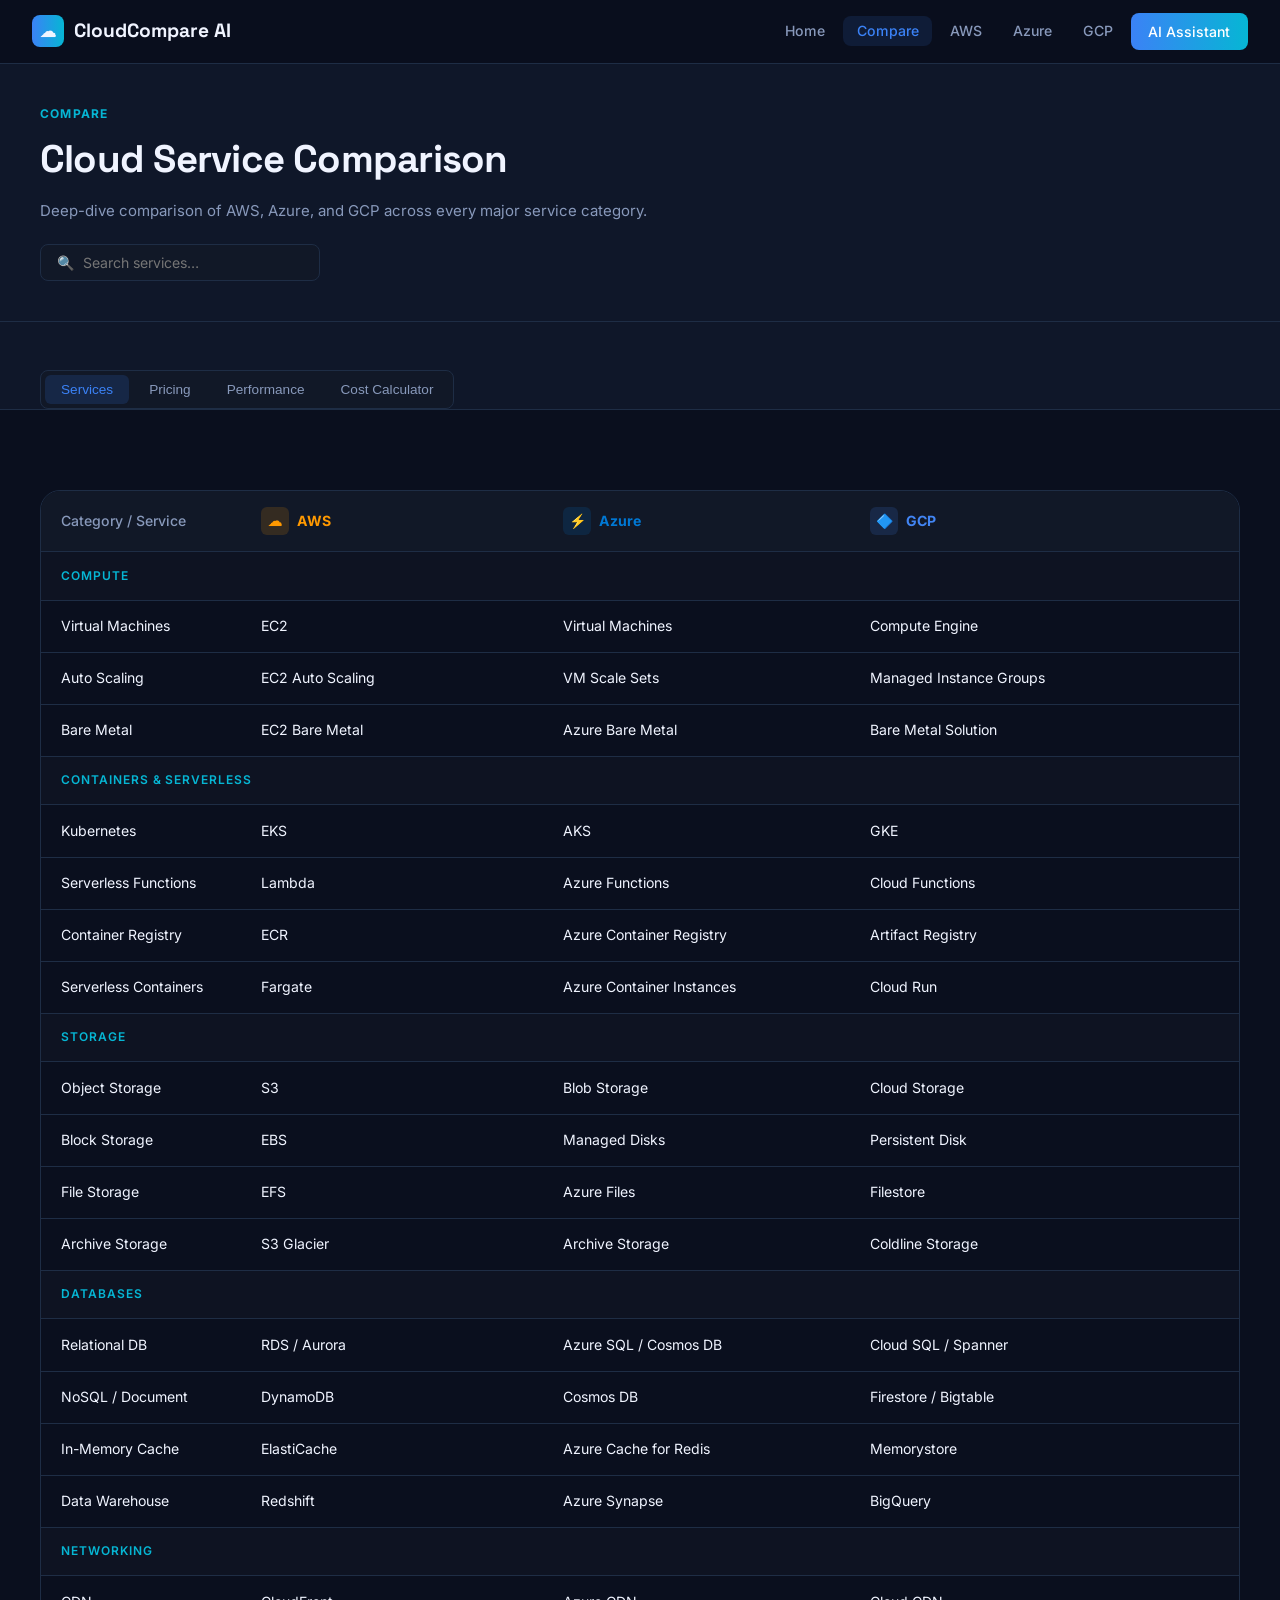
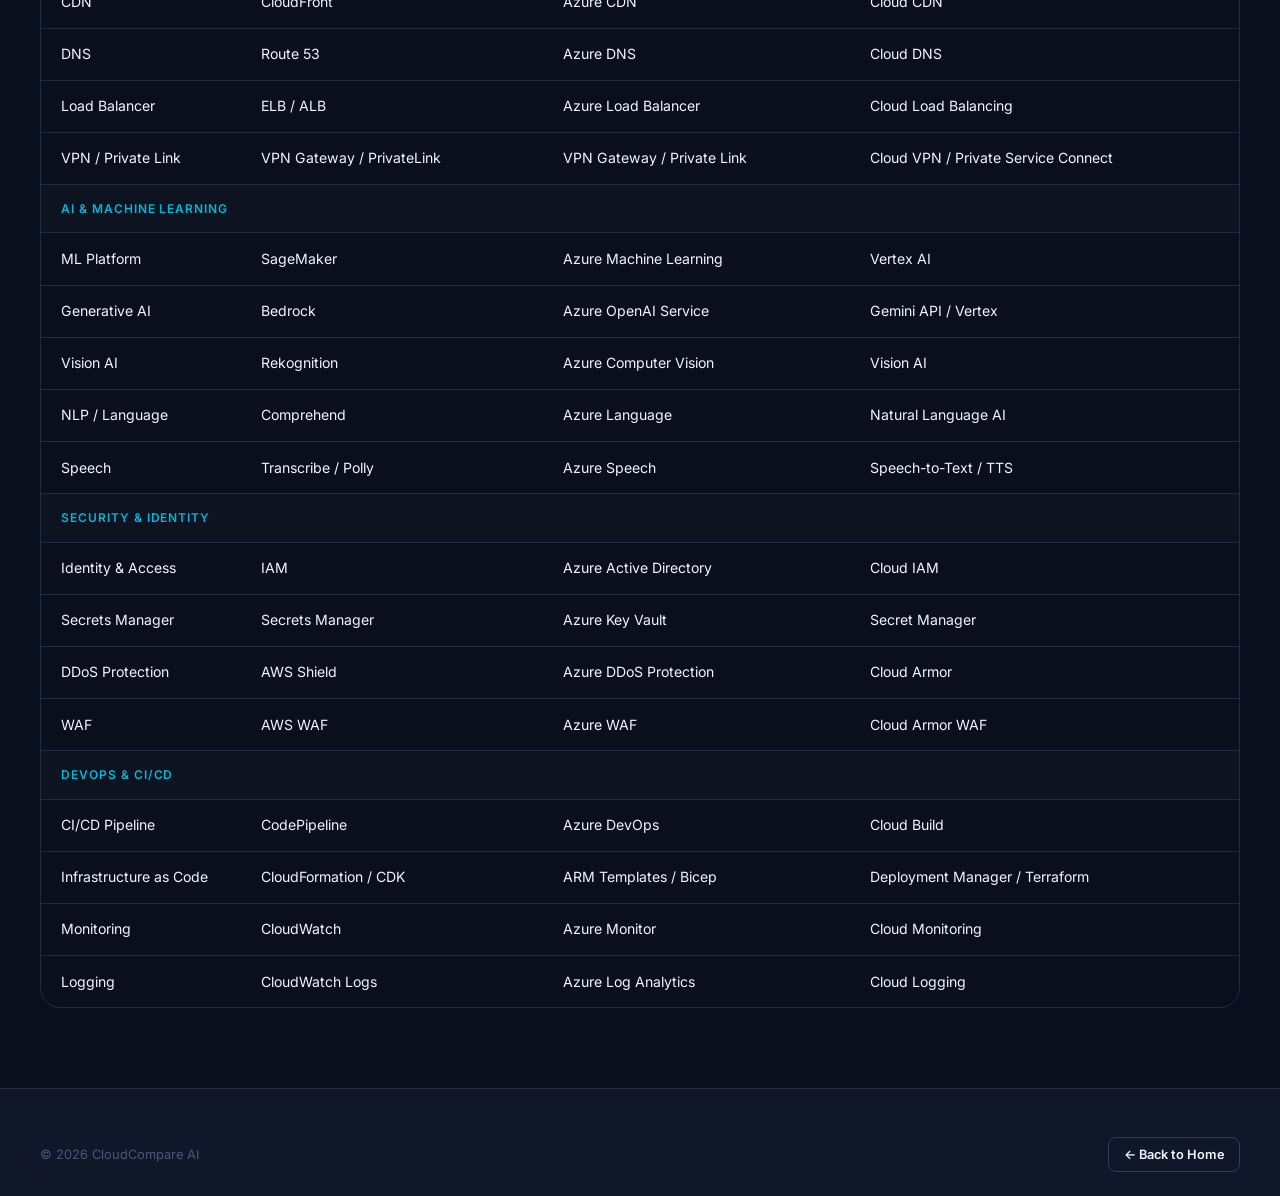
<file: compare.html>
<!DOCTYPE html>
<html lang="en">
<head>
  <meta charset="UTF-8" />
  <meta name="viewport" content="width=device-width, initial-scale=1.0" />
  <title>Compare Cloud Services – CloudCompare AI</title>
  <link rel="stylesheet" href="style.css" />
  <style>
    .calc-row { display: grid; grid-template-columns: 1fr 1fr; gap: 1.5rem; margin-bottom: 1.5rem; }
    .calc-field label { display: block; font-size: 0.82rem; font-weight: 600; color: var(--text-secondary); margin-bottom: 0.4rem; }
    .calc-field input[type=range] { width: 100%; accent-color: var(--accent-blue); cursor: pointer; }
    .calc-field .range-val { font-size: 0.82rem; color: var(--accent-cyan); font-weight: 700; float: right; }
    .result-card { background: var(--bg-secondary); border: 1px solid var(--border); border-radius: var(--radius-md); padding: 1.25rem; }
    .result-provider { display: flex; justify-content: space-between; align-items: center; margin-bottom: 0.5rem; }
    .winner-badge { font-size: 0.7rem; font-weight: 700; padding: 0.15rem 0.5rem; background: rgba(16,185,129,0.15); color: var(--accent-green); border-radius: 4px; }
    .check { color: var(--accent-green); } .cross { color: #ef4444; }
    .perf-grid { display: grid; grid-template-columns: repeat(3, 1fr); gap: 1.25rem; }
    .perf-card { background: var(--bg-card); border: 1px solid var(--border); border-radius: var(--radius-md); padding: 1.25rem; }
  </style>
</head>
<body>

<nav class="navbar">
  <a href="index.html" class="nav-logo"><span class="logo-icon">☁</span>CloudCompare AI</a>
  <ul class="nav-links">
    <li><a href="index.html">Home</a></li>
    <li><a href="compare.html" class="active">Compare</a></li>
    <li><a href="aws.html">AWS</a></li>
    <li><a href="azure.html">Azure</a></li>
    <li><a href="gcp.html">GCP</a></li>
    <li><a href="chat.html" class="nav-cta btn">AI Assistant</a></li>
  </ul>
</nav>

<div style="padding-top:64px;">
  <div style="background:var(--bg-secondary);border-bottom:1px solid var(--border);padding:2.5rem 2rem;">
    <div class="container">
      <div class="section-label">Compare</div>
      <h1 class="section-title">Cloud Service Comparison</h1>
      <p class="text-muted">Deep-dive comparison of AWS, Azure, and GCP across every major service category.</p>
      <div style="margin-top:1.25rem;display:flex;gap:0.75rem;flex-wrap:wrap;">
        <input id="tableSearch" type="text" placeholder="🔍  Search services…"
          style="background:var(--bg-card);border:1px solid var(--border);border-radius:var(--radius-sm);
                 padding:0.55rem 1rem;color:var(--text-primary);font-size:0.88rem;font-family:var(--font-body);
                 outline:none;width:280px;" />
      </div>
    </div>
  </div>

  <!-- TABS -->
  <div class="section-sm" style="padding-bottom:0;background:var(--bg-secondary);">
    <div class="container">
      <div class="tabs" data-target="panels" style="margin-bottom:0;">
        <button class="tab-btn active" data-tab="services">Services</button>
        <button class="tab-btn" data-tab="pricing">Pricing</button>
        <button class="tab-btn" data-tab="performance">Performance</button>
        <button class="tab-btn" data-tab="calculator">Cost Calculator</button>
      </div>
    </div>
  </div>
  <div class="divider"></div>

  <!-- SERVICES TAB -->
  <div data-panel="services" class="section">
    <div class="container">
      <div class="compare-table-wrapper">
        <table class="compare-table">
          <thead>
            <tr>
              <th>Category / Service</th>
              <th><div class="provider-header"><div class="provider-header-icon ph-aws">☁</div><span style="color:var(--aws)">AWS</span></div></th>
              <th><div class="provider-header"><div class="provider-header-icon ph-azure">⚡</div><span style="color:var(--azure)">Azure</span></div></th>
              <th><div class="provider-header"><div class="provider-header-icon ph-gcp">🔷</div><span style="color:var(--gcp)">GCP</span></div></th>
            </tr>
          </thead>
          <tbody>
            <tr style="background:rgba(255,255,255,0.02)"><td colspan="4" class="fw-600" style="color:var(--accent-cyan);font-size:0.75rem;text-transform:uppercase;letter-spacing:0.08em;">Compute</td></tr>
            <tr><td>Virtual Machines</td><td>EC2</td><td>Virtual Machines</td><td>Compute Engine</td></tr>
            <tr><td>Auto Scaling</td><td>EC2 Auto Scaling</td><td>VM Scale Sets</td><td>Managed Instance Groups</td></tr>
            <tr><td>Bare Metal</td><td>EC2 Bare Metal</td><td>Azure Bare Metal</td><td>Bare Metal Solution</td></tr>

            <tr style="background:rgba(255,255,255,0.02)"><td colspan="4" class="fw-600" style="color:var(--accent-cyan);font-size:0.75rem;text-transform:uppercase;letter-spacing:0.08em;">Containers & Serverless</td></tr>
            <tr><td>Kubernetes</td><td>EKS</td><td>AKS</td><td>GKE</td></tr>
            <tr><td>Serverless Functions</td><td>Lambda</td><td>Azure Functions</td><td>Cloud Functions</td></tr>
            <tr><td>Container Registry</td><td>ECR</td><td>Azure Container Registry</td><td>Artifact Registry</td></tr>
            <tr><td>Serverless Containers</td><td>Fargate</td><td>Azure Container Instances</td><td>Cloud Run</td></tr>

            <tr style="background:rgba(255,255,255,0.02)"><td colspan="4" class="fw-600" style="color:var(--accent-cyan);font-size:0.75rem;text-transform:uppercase;letter-spacing:0.08em;">Storage</td></tr>
            <tr><td>Object Storage</td><td>S3</td><td>Blob Storage</td><td>Cloud Storage</td></tr>
            <tr><td>Block Storage</td><td>EBS</td><td>Managed Disks</td><td>Persistent Disk</td></tr>
            <tr><td>File Storage</td><td>EFS</td><td>Azure Files</td><td>Filestore</td></tr>
            <tr><td>Archive Storage</td><td>S3 Glacier</td><td>Archive Storage</td><td>Coldline Storage</td></tr>

            <tr style="background:rgba(255,255,255,0.02)"><td colspan="4" class="fw-600" style="color:var(--accent-cyan);font-size:0.75rem;text-transform:uppercase;letter-spacing:0.08em;">Databases</td></tr>
            <tr><td>Relational DB</td><td>RDS / Aurora</td><td>Azure SQL / Cosmos DB</td><td>Cloud SQL / Spanner</td></tr>
            <tr><td>NoSQL / Document</td><td>DynamoDB</td><td>Cosmos DB</td><td>Firestore / Bigtable</td></tr>
            <tr><td>In-Memory Cache</td><td>ElastiCache</td><td>Azure Cache for Redis</td><td>Memorystore</td></tr>
            <tr><td>Data Warehouse</td><td>Redshift</td><td>Azure Synapse</td><td>BigQuery</td></tr>

            <tr style="background:rgba(255,255,255,0.02)"><td colspan="4" class="fw-600" style="color:var(--accent-cyan);font-size:0.75rem;text-transform:uppercase;letter-spacing:0.08em;">Networking</td></tr>
            <tr><td>CDN</td><td>CloudFront</td><td>Azure CDN</td><td>Cloud CDN</td></tr>
            <tr><td>DNS</td><td>Route 53</td><td>Azure DNS</td><td>Cloud DNS</td></tr>
            <tr><td>Load Balancer</td><td>ELB / ALB</td><td>Azure Load Balancer</td><td>Cloud Load Balancing</td></tr>
            <tr><td>VPN / Private Link</td><td>VPN Gateway / PrivateLink</td><td>VPN Gateway / Private Link</td><td>Cloud VPN / Private Service Connect</td></tr>

            <tr style="background:rgba(255,255,255,0.02)"><td colspan="4" class="fw-600" style="color:var(--accent-cyan);font-size:0.75rem;text-transform:uppercase;letter-spacing:0.08em;">AI & Machine Learning</td></tr>
            <tr><td>ML Platform</td><td>SageMaker</td><td>Azure Machine Learning</td><td>Vertex AI</td></tr>
            <tr><td>Generative AI</td><td>Bedrock</td><td>Azure OpenAI Service</td><td>Gemini API / Vertex</td></tr>
            <tr><td>Vision AI</td><td>Rekognition</td><td>Azure Computer Vision</td><td>Vision AI</td></tr>
            <tr><td>NLP / Language</td><td>Comprehend</td><td>Azure Language</td><td>Natural Language AI</td></tr>
            <tr><td>Speech</td><td>Transcribe / Polly</td><td>Azure Speech</td><td>Speech-to-Text / TTS</td></tr>

            <tr style="background:rgba(255,255,255,0.02)"><td colspan="4" class="fw-600" style="color:var(--accent-cyan);font-size:0.75rem;text-transform:uppercase;letter-spacing:0.08em;">Security & Identity</td></tr>
            <tr><td>Identity & Access</td><td>IAM</td><td>Azure Active Directory</td><td>Cloud IAM</td></tr>
            <tr><td>Secrets Manager</td><td>Secrets Manager</td><td>Azure Key Vault</td><td>Secret Manager</td></tr>
            <tr><td>DDoS Protection</td><td>AWS Shield</td><td>Azure DDoS Protection</td><td>Cloud Armor</td></tr>
            <tr><td>WAF</td><td>AWS WAF</td><td>Azure WAF</td><td>Cloud Armor WAF</td></tr>

            <tr style="background:rgba(255,255,255,0.02)"><td colspan="4" class="fw-600" style="color:var(--accent-cyan);font-size:0.75rem;text-transform:uppercase;letter-spacing:0.08em;">DevOps & CI/CD</td></tr>
            <tr><td>CI/CD Pipeline</td><td>CodePipeline</td><td>Azure DevOps</td><td>Cloud Build</td></tr>
            <tr><td>Infrastructure as Code</td><td>CloudFormation / CDK</td><td>ARM Templates / Bicep</td><td>Deployment Manager / Terraform</td></tr>
            <tr><td>Monitoring</td><td>CloudWatch</td><td>Azure Monitor</td><td>Cloud Monitoring</td></tr>
            <tr><td>Logging</td><td>CloudWatch Logs</td><td>Azure Log Analytics</td><td>Cloud Logging</td></tr>
          </tbody>
        </table>
      </div>
    </div>
  </div>

  <!-- PRICING TAB -->
  <div data-panel="pricing" class="section" style="display:none;">
    <div class="container">
      <div class="section-header">
        <div>
          <div class="section-label">Pricing</div>
          <h2 class="section-title">Cost comparison</h2>
          <p class="section-subtitle text-muted">Approximate on-demand prices. Actual costs vary by region and usage.</p>
        </div>
      </div>
      <div class="compare-table-wrapper">
        <table class="compare-table">
          <thead>
            <tr>
              <th>Instance / Service</th>
              <th><span style="color:var(--aws)">AWS ($/hr)</span></th>
              <th><span style="color:var(--azure)">Azure ($/hr)</span></th>
              <th><span style="color:var(--gcp)">GCP ($/hr)</span></th>
              <th>Cheapest</th>
            </tr>
          </thead>
          <tbody>
            <tr><td class="fw-600" style="color:var(--text-secondary);font-size:0.75rem;text-transform:uppercase;" colspan="5">Compute – General Purpose (2 vCPU / 8 GB)</td></tr>
            <tr><td>Standard</td><td>$0.096</td><td>$0.092</td><td>$0.080</td><td><span class="tag tag-green">GCP</span></td></tr>
            <tr><td>Spot / Preemptible</td><td>~$0.029</td><td>~$0.019</td><td>~$0.024</td><td><span class="tag tag-green">Azure</span></td></tr>

            <tr><td class="fw-600" style="color:var(--text-secondary);font-size:0.75rem;text-transform:uppercase;" colspan="5">Storage (per GB/month)</td></tr>
            <tr><td>Object Storage – Standard</td><td>$0.023</td><td>$0.020</td><td>$0.020</td><td><span class="tag tag-green">Azure / GCP</span></td></tr>
            <tr><td>Block Storage (SSD)</td><td>$0.10</td><td>$0.122</td><td>$0.17</td><td><span class="tag tag-green">AWS</span></td></tr>
            <tr><td>Archival</td><td>$0.004</td><td>$0.00099</td><td>$0.004</td><td><span class="tag tag-green">Azure</span></td></tr>

            <tr><td class="fw-600" style="color:var(--text-secondary);font-size:0.75rem;text-transform:uppercase;" colspan="5">Databases</td></tr>
            <tr><td>Managed MySQL (2vCPU/8GB)</td><td>$0.115</td><td>$0.105</td><td>$0.095</td><td><span class="tag tag-green">GCP</span></td></tr>

            <tr><td class="fw-600" style="color:var(--text-secondary);font-size:0.75rem;text-transform:uppercase;" colspan="5">Networking (per GB outbound)</td></tr>
            <tr><td>Egress to Internet</td><td>$0.09</td><td>$0.087</td><td>$0.08</td><td><span class="tag tag-green">GCP</span></td></tr>
          </tbody>
        </table>
      </div>
    </div>
  </div>

  <!-- PERFORMANCE TAB -->
  <div data-panel="performance" class="section" style="display:none;">
    <div class="container">
      <div class="section-label">Performance</div>
      <h2 class="section-title" style="margin-bottom:2rem;">Performance & Reliability</h2>
      <div class="perf-grid">
        <!-- AWS -->
        <div class="perf-card">
          <div class="provider-header" style="margin-bottom:1.25rem;">
            <div class="provider-header-icon ph-aws">☁</div>
            <span style="color:var(--aws);font-family:var(--font-display);font-weight:700;">AWS</span>
          </div>
          <div style="display:flex;flex-direction:column;gap:1rem;">
            <div><div style="font-size:0.8rem;color:var(--text-secondary);margin-bottom:4px;">Global Regions</div><div class="score-bar"><div class="score-track"><div class="score-fill" data-score="95"></div></div><span class="score-label">34</span></div></div>
            <div><div style="font-size:0.8rem;color:var(--text-secondary);margin-bottom:4px;">Uptime SLA</div><div class="score-bar"><div class="score-track"><div class="score-fill" data-score="99"></div></div><span class="score-label">99.9%</span></div></div>
            <div><div style="font-size:0.8rem;color:var(--text-secondary);margin-bottom:4px;">Service Breadth</div><div class="score-bar"><div class="score-track"><div class="score-fill" data-score="98"></div></div><span class="score-label">200+</span></div></div>
            <div><div style="font-size:0.8rem;color:var(--text-secondary);margin-bottom:4px;">Enterprise Adoption</div><div class="score-bar"><div class="score-track"><div class="score-fill" data-score="95"></div></div><span class="score-label">95%</span></div></div>
          </div>
        </div>
        <!-- Azure -->
        <div class="perf-card">
          <div class="provider-header" style="margin-bottom:1.25rem;">
            <div class="provider-header-icon ph-azure">⚡</div>
            <span style="color:var(--azure);font-family:var(--font-display);font-weight:700;">Azure</span>
          </div>
          <div style="display:flex;flex-direction:column;gap:1rem;">
            <div><div style="font-size:0.8rem;color:var(--text-secondary);margin-bottom:4px;">Global Regions</div><div class="score-bar"><div class="score-track"><div class="score-fill" data-score="85"></div></div><span class="score-label">60+</span></div></div>
            <div><div style="font-size:0.8rem;color:var(--text-secondary);margin-bottom:4px;">Uptime SLA</div><div class="score-bar"><div class="score-track"><div class="score-fill" data-score="99"></div></div><span class="score-label">99.9%</span></div></div>
            <div><div style="font-size:0.8rem;color:var(--text-secondary);margin-bottom:4px;">Service Breadth</div><div class="score-bar"><div class="score-track"><div class="score-fill" data-score="90"></div></div><span class="score-label">180+</span></div></div>
            <div><div style="font-size:0.8rem;color:var(--text-secondary);margin-bottom:4px;">MS Integration</div><div class="score-bar"><div class="score-track"><div class="score-fill" data-score="99"></div></div><span class="score-label">99%</span></div></div>
          </div>
        </div>
        <!-- GCP -->
        <div class="perf-card">
          <div class="provider-header" style="margin-bottom:1.25rem;">
            <div class="provider-header-icon ph-gcp">🔷</div>
            <span style="color:var(--gcp);font-family:var(--font-display);font-weight:700;">GCP</span>
          </div>
          <div style="display:flex;flex-direction:column;gap:1rem;">
            <div><div style="font-size:0.8rem;color:var(--text-secondary);margin-bottom:4px;">Global Regions</div><div class="score-bar"><div class="score-track"><div class="score-fill" data-score="70"></div></div><span class="score-label">40+</span></div></div>
            <div><div style="font-size:0.8rem;color:var(--text-secondary);margin-bottom:4px;">Uptime SLA</div><div class="score-bar"><div class="score-track"><div class="score-fill" data-score="99"></div></div><span class="score-label">99.9%</span></div></div>
            <div><div style="font-size:0.8rem;color:var(--text-secondary);margin-bottom:4px;">AI/ML Tooling</div><div class="score-bar"><div class="score-track"><div class="score-fill" data-score="98"></div></div><span class="score-label">Best</span></div></div>
            <div><div style="font-size:0.8rem;color:var(--text-secondary);margin-bottom:4px;">Network Speed</div><div class="score-bar"><div class="score-track"><div class="score-fill" data-score="97"></div></div><span class="score-label">Top</span></div></div>
          </div>
        </div>
      </div>
    </div>
  </div>

  <!-- CALCULATOR TAB -->
  <div data-panel="calculator" id="calculator" class="section" style="display:none;">
    <div class="container" style="max-width:800px;">
      <div class="section-label">Cost Calculator</div>
      <h2 class="section-title" style="margin-bottom:0.5rem;">Estimate your monthly bill</h2>
      <p class="text-muted" style="margin-bottom:2rem;">Adjust the sliders to match your workload and see estimated costs across all three providers.</p>

      <div class="card" style="margin-bottom:1.5rem;">
        <div class="calc-row">
          <div class="calc-field">
            <label>Compute Hours / Month <span class="range-val" id="val-hours">720</span></label>
            <input type="range" id="range-hours" min="0" max="2160" value="720" step="24" />
          </div>
          <div class="calc-field">
            <label>Storage (GB) <span class="range-val" id="val-storage">100</span></label>
            <input type="range" id="range-storage" min="0" max="10000" value="100" step="50" />
          </div>
          <div class="calc-field">
            <label>Egress Data (GB) <span class="range-val" id="val-egress">50</span></label>
            <input type="range" id="range-egress" min="0" max="5000" value="50" step="10" />
          </div>
          <div class="calc-field">
            <label>Database Hours / Month <span class="range-val" id="val-db">720</span></label>
            <input type="range" id="range-db" min="0" max="2160" value="720" step="24" />
          </div>
        </div>
      </div>

      <div style="display:grid;grid-template-columns:repeat(3,1fr);gap:1rem;" id="calcResults">
        <div class="result-card">
          <div class="result-provider"><span style="color:var(--aws);font-weight:700;">☁ AWS</span><span class="winner-badge" id="aws-badge" style="display:none;">Cheapest</span></div>
          <div style="font-family:var(--font-display);font-size:1.75rem;font-weight:700;" id="aws-cost">$–</div>
          <div class="text-muted text-sm">per month</div>
        </div>
        <div class="result-card">
          <div class="result-provider"><span style="color:var(--azure);font-weight:700;">⚡ Azure</span><span class="winner-badge" id="azure-badge" style="display:none;">Cheapest</span></div>
          <div style="font-family:var(--font-display);font-size:1.75rem;font-weight:700;" id="azure-cost">$–</div>
          <div class="text-muted text-sm">per month</div>
        </div>
        <div class="result-card">
          <div class="result-provider"><span style="color:var(--gcp);font-weight:700;">🔷 GCP</span><span class="winner-badge" id="gcp-badge" style="display:none;">Cheapest</span></div>
          <div style="font-family:var(--font-display);font-size:1.75rem;font-weight:700;" id="gcp-cost">$–</div>
          <div class="text-muted text-sm">per month</div>
        </div>
      </div>
    </div>
  </div>
</div>

<footer class="footer">
  <div class="container">
    <div class="footer-bottom" style="border-top:none;padding-top:0;">
      <span>© 2026 CloudCompare AI</span>
      <a href="index.html" class="btn btn-secondary" style="font-size:0.8rem;padding:0.35rem 0.9rem;">← Back to Home</a>
    </div>
  </div>
</footer>

<script src="script.js"></script>
<script>
  // Tab panels show/hide
  document.querySelectorAll('.tab-btn').forEach(btn => {
    btn.addEventListener('click', () => {
      document.querySelectorAll('[data-panel]').forEach(p => p.style.display = 'none');
      const panel = document.querySelector(`[data-panel="${btn.dataset.tab}"]`);
      if (panel) panel.style.display = 'block';
    });
  });

  // Calculator
  function updateCalc() {
    const hours   = +document.getElementById('range-hours').value;
    const storage = +document.getElementById('range-storage').value;
    const egress  = +document.getElementById('range-egress').value;
    const db      = +document.getElementById('range-db').value;

    document.getElementById('val-hours').textContent   = hours;
    document.getElementById('val-storage').textContent = storage;
    document.getElementById('val-egress').textContent  = egress;
    document.getElementById('val-db').textContent      = db;

    const results = PricingCalc.compare(hours, storage, egress, db);
    document.getElementById('aws-cost').textContent   = '$' + results.aws.toFixed(2);
    document.getElementById('azure-cost').textContent = '$' + results.azure.toFixed(2);
    document.getElementById('gcp-cost').textContent   = '$' + results.gcp.toFixed(2);

    // Find cheapest
    const min = Math.min(results.aws, results.azure, results.gcp);
    ['aws','azure','gcp'].forEach(p => {
      const badge = document.getElementById(p + '-badge');
      badge.style.display = results[p] === min ? 'inline' : 'none';
    });
  }

  ['range-hours','range-storage','range-egress','range-db'].forEach(id => {
    document.getElementById(id).addEventListener('input', updateCalc);
  });

  document.addEventListener('DOMContentLoaded', () => {
    updateCalc();
    // Check if URL has #calculator hash
    if (window.location.hash === '#calculator') {
      document.querySelector('[data-tab="calculator"]').click();
    }
    if (window.location.hash === '#pricing') {
      document.querySelector('[data-tab="pricing"]').click();
    }
    if (window.location.hash === '#performance') {
      document.querySelector('[data-tab="performance"]').click();
    }
  });
</script>
</body>
</html>
</file>
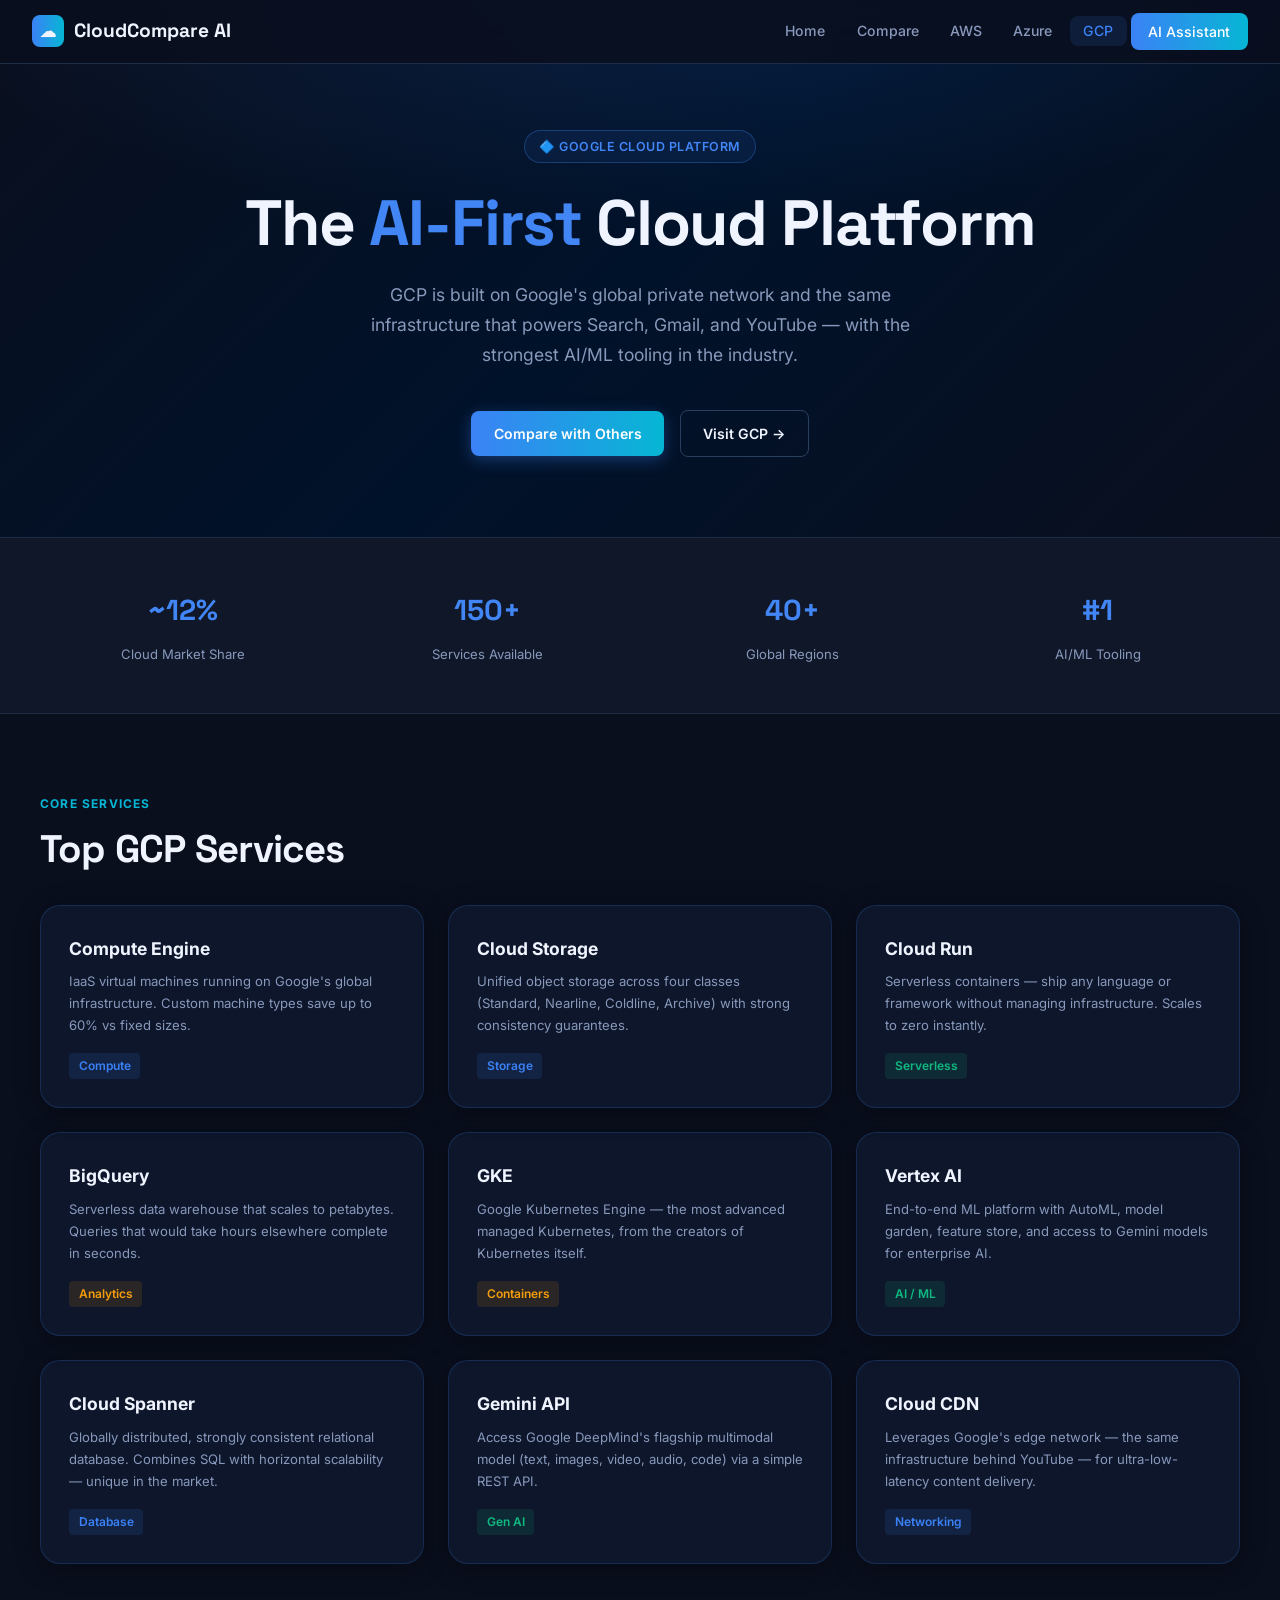
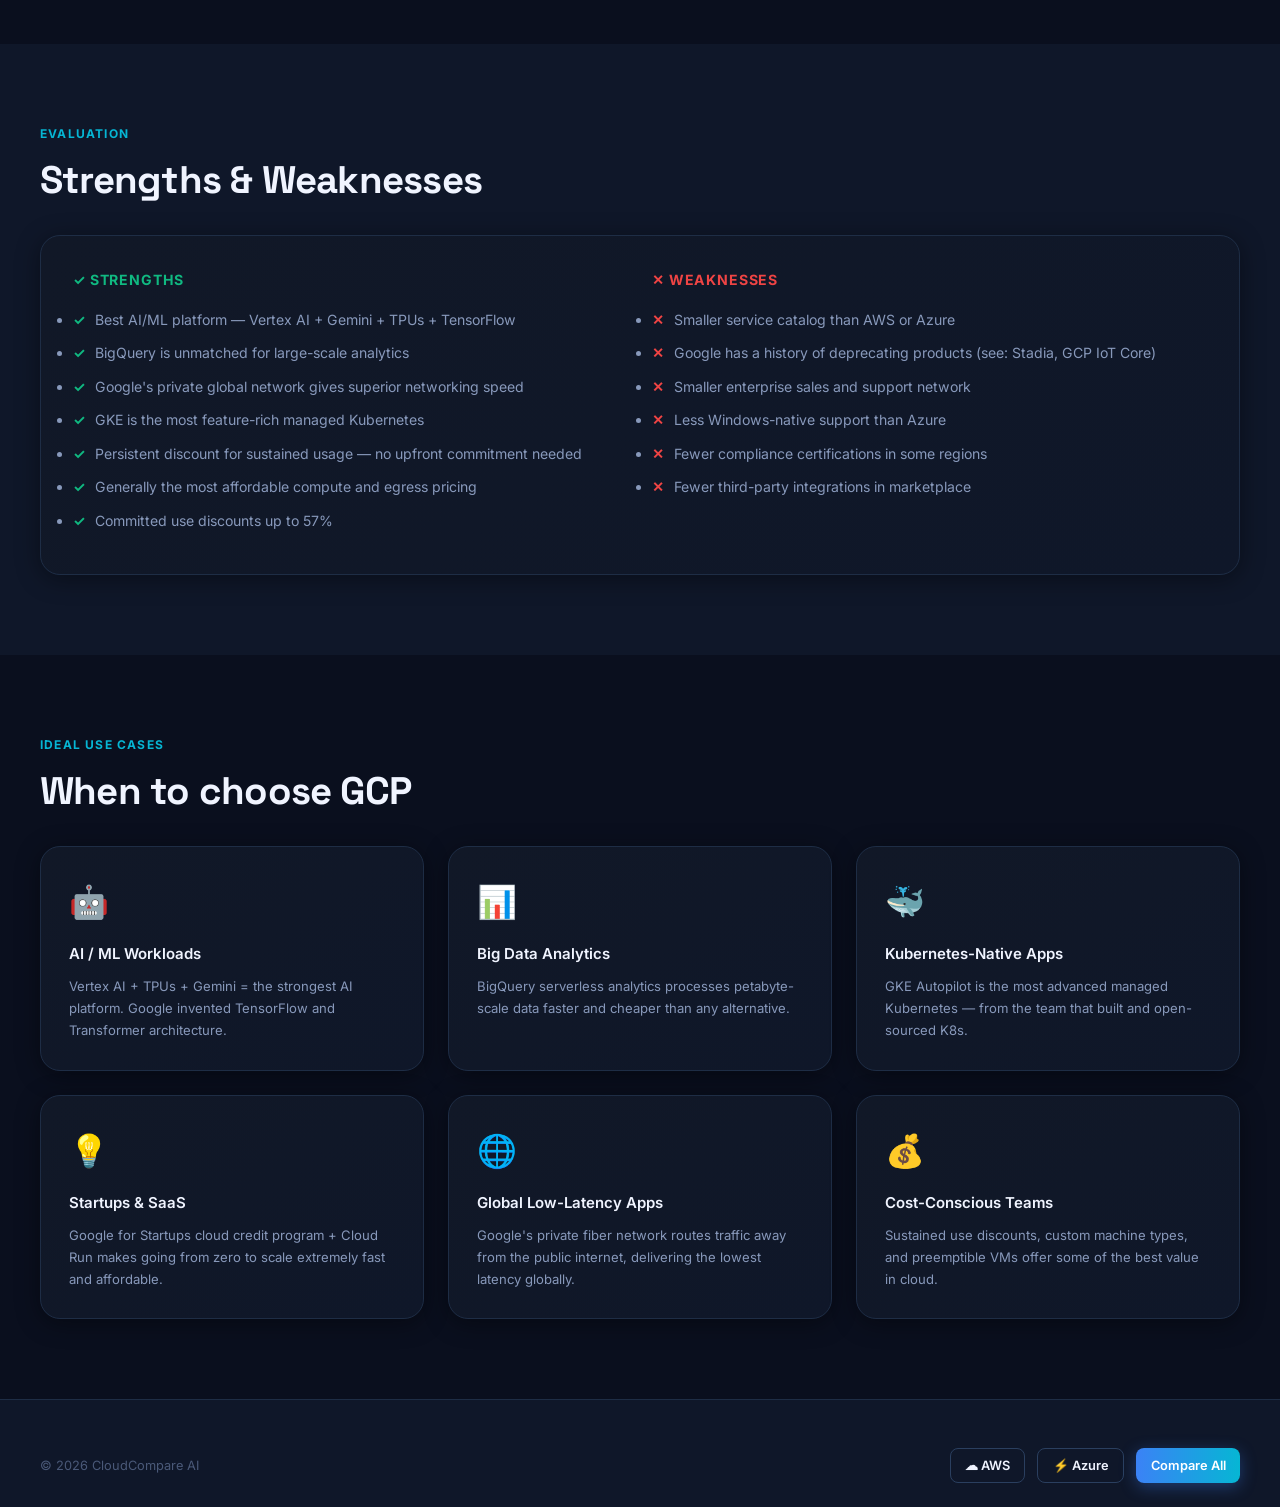
<file: gcp.html>
<!DOCTYPE html>
<html lang="en">
<head>
  <meta charset="UTF-8" />
  <meta name="viewport" content="width=device-width, initial-scale=1.0" />
  <title>Google Cloud Platform (GCP) – CloudCompare AI</title>
  <link rel="stylesheet" href="style.css" />
  <style>
    .gcp-accent { color: var(--gcp); }
    .gcp-bg { background: rgba(66,133,244,0.06); border-color: rgba(66,133,244,0.2); }
    .pro-con { display: grid; grid-template-columns: 1fr 1fr; gap: 1.5rem; }
    .pro-con-col li { font-size: 0.88rem; color: var(--text-secondary); margin-bottom: 0.6rem; padding-left: 1.4rem; position: relative; }
    .pro-con-col li::before { position: absolute; left: 0; font-weight: 700; }
    .pros li::before { content: '✓'; color: var(--accent-green); }
    .cons li::before { content: '✕'; color: #ef4444; }
  </style>
</head>
<body>

<nav class="navbar">
  <a href="index.html" class="nav-logo"><span class="logo-icon">☁</span>CloudCompare AI</a>
  <ul class="nav-links">
    <li><a href="index.html">Home</a></li>
    <li><a href="compare.html">Compare</a></li>
    <li><a href="aws.html">AWS</a></li>
    <li><a href="azure.html">Azure</a></li>
    <li><a href="gcp.html" class="active">GCP</a></li>
    <li><a href="chat.html" class="nav-cta btn">AI Assistant</a></li>
  </ul>
</nav>

<!-- HERO -->
<section class="hero" style="background:linear-gradient(135deg,#0a0f1e,#00122a,#0a0f1e);">
  <div class="hero-badge" style="color:var(--gcp);border-color:rgba(66,133,244,0.3);background:rgba(66,133,244,0.08);">🔷 Google Cloud Platform</div>
  <h1>The <span style="color:var(--gcp)">AI-First</span> Cloud Platform</h1>
  <p>GCP is built on Google's global private network and the same infrastructure that powers Search, Gmail, and YouTube — with the strongest AI/ML tooling in the industry.</p>
  <div class="hero-actions">
    <a href="compare.html" class="btn btn-primary">Compare with Others</a>
    <a href="https://cloud.google.com" target="_blank" class="btn btn-secondary">Visit GCP →</a>
  </div>
</section>

<!-- STATS -->
<section class="section-sm" style="background:var(--bg-secondary);border-top:1px solid var(--border);border-bottom:1px solid var(--border);">
  <div class="container">
    <div class="grid-4">
      <div style="text-align:center;"><div style="font-family:var(--font-display);font-size:1.8rem;font-weight:700;color:var(--gcp);">~12%</div><div class="text-muted text-sm mt-1">Cloud Market Share</div></div>
      <div style="text-align:center;"><div style="font-family:var(--font-display);font-size:1.8rem;font-weight:700;color:var(--gcp);">150+</div><div class="text-muted text-sm mt-1">Services Available</div></div>
      <div style="text-align:center;"><div style="font-family:var(--font-display);font-size:1.8rem;font-weight:700;color:var(--gcp);">40+</div><div class="text-muted text-sm mt-1">Global Regions</div></div>
      <div style="text-align:center;"><div style="font-family:var(--font-display);font-size:1.8rem;font-weight:700;color:var(--gcp);">#1</div><div class="text-muted text-sm mt-1">AI/ML Tooling</div></div>
    </div>
  </div>
</section>

<!-- TOP SERVICES -->
<section class="section">
  <div class="container">
    <div class="section-label">Core Services</div>
    <h2 class="section-title" style="margin-bottom:2rem;">Top GCP Services</h2>
    <div class="grid-3">
      <div class="card gcp-bg"><h3 style="font-weight:700;margin-bottom:0.4rem;">Compute Engine</h3><p class="text-muted text-sm">IaaS virtual machines running on Google's global infrastructure. Custom machine types save up to 60% vs fixed sizes.</p><div class="tag tag-blue mt-2">Compute</div></div>
      <div class="card gcp-bg"><h3 style="font-weight:700;margin-bottom:0.4rem;">Cloud Storage</h3><p class="text-muted text-sm">Unified object storage across four classes (Standard, Nearline, Coldline, Archive) with strong consistency guarantees.</p><div class="tag tag-blue mt-2">Storage</div></div>
      <div class="card gcp-bg"><h3 style="font-weight:700;margin-bottom:0.4rem;">Cloud Run</h3><p class="text-muted text-sm">Serverless containers — ship any language or framework without managing infrastructure. Scales to zero instantly.</p><div class="tag tag-green mt-2">Serverless</div></div>
      <div class="card gcp-bg"><h3 style="font-weight:700;margin-bottom:0.4rem;">BigQuery</h3><p class="text-muted text-sm">Serverless data warehouse that scales to petabytes. Queries that would take hours elsewhere complete in seconds.</p><div class="tag tag-yellow mt-2">Analytics</div></div>
      <div class="card gcp-bg"><h3 style="font-weight:700;margin-bottom:0.4rem;">GKE</h3><p class="text-muted text-sm">Google Kubernetes Engine — the most advanced managed Kubernetes, from the creators of Kubernetes itself.</p><div class="tag tag-yellow mt-2">Containers</div></div>
      <div class="card gcp-bg"><h3 style="font-weight:700;margin-bottom:0.4rem;">Vertex AI</h3><p class="text-muted text-sm">End-to-end ML platform with AutoML, model garden, feature store, and access to Gemini models for enterprise AI.</p><div class="tag tag-green mt-2">AI / ML</div></div>
      <div class="card gcp-bg"><h3 style="font-weight:700;margin-bottom:0.4rem;">Cloud Spanner</h3><p class="text-muted text-sm">Globally distributed, strongly consistent relational database. Combines SQL with horizontal scalability — unique in the market.</p><div class="tag tag-blue mt-2">Database</div></div>
      <div class="card gcp-bg"><h3 style="font-weight:700;margin-bottom:0.4rem;">Gemini API</h3><p class="text-muted text-sm">Access Google DeepMind's flagship multimodal model (text, images, video, audio, code) via a simple REST API.</p><div class="tag tag-green mt-2">Gen AI</div></div>
      <div class="card gcp-bg"><h3 style="font-weight:700;margin-bottom:0.4rem;">Cloud CDN</h3><p class="text-muted text-sm">Leverages Google's edge network — the same infrastructure behind YouTube — for ultra-low-latency content delivery.</p><div class="tag tag-blue mt-2">Networking</div></div>
    </div>
  </div>
</section>

<!-- PROS & CONS -->
<section class="section" style="background:var(--bg-secondary);">
  <div class="container">
    <div class="section-label">Evaluation</div>
    <h2 class="section-title" style="margin-bottom:2rem;">Strengths & Weaknesses</h2>
    <div class="card" style="padding:2rem;">
      <div class="pro-con">
        <div>
          <h4 style="color:var(--accent-green);font-weight:700;margin-bottom:1rem;font-size:0.88rem;text-transform:uppercase;letter-spacing:0.06em;">✓ Strengths</h4>
          <ul class="pro-con-col pros">
            <li>Best AI/ML platform — Vertex AI + Gemini + TPUs + TensorFlow</li>
            <li>BigQuery is unmatched for large-scale analytics</li>
            <li>Google's private global network gives superior networking speed</li>
            <li>GKE is the most feature-rich managed Kubernetes</li>
            <li>Persistent discount for sustained usage — no upfront commitment needed</li>
            <li>Generally the most affordable compute and egress pricing</li>
            <li>Committed use discounts up to 57%</li>
          </ul>
        </div>
        <div>
          <h4 style="color:#ef4444;font-weight:700;margin-bottom:1rem;font-size:0.88rem;text-transform:uppercase;letter-spacing:0.06em;">✕ Weaknesses</h4>
          <ul class="pro-con-col cons">
            <li>Smaller service catalog than AWS or Azure</li>
            <li>Google has a history of deprecating products (see: Stadia, GCP IoT Core)</li>
            <li>Smaller enterprise sales and support network</li>
            <li>Less Windows-native support than Azure</li>
            <li>Fewer compliance certifications in some regions</li>
            <li>Fewer third-party integrations in marketplace</li>
          </ul>
        </div>
      </div>
    </div>
  </div>
</section>

<!-- BEST FOR -->
<section class="section">
  <div class="container">
    <div class="section-label">Ideal Use Cases</div>
    <h2 class="section-title" style="margin-bottom:2rem;">When to choose GCP</h2>
    <div class="grid-3">
      <div class="card"><div style="font-size:2rem;margin-bottom:0.75rem;">🤖</div><h4 class="fw-600 mb-1">AI / ML Workloads</h4><p class="text-muted text-sm">Vertex AI + TPUs + Gemini = the strongest AI platform. Google invented TensorFlow and Transformer architecture.</p></div>
      <div class="card"><div style="font-size:2rem;margin-bottom:0.75rem;">📊</div><h4 class="fw-600 mb-1">Big Data Analytics</h4><p class="text-muted text-sm">BigQuery serverless analytics processes petabyte-scale data faster and cheaper than any alternative.</p></div>
      <div class="card"><div style="font-size:2rem;margin-bottom:0.75rem;">🐳</div><h4 class="fw-600 mb-1">Kubernetes-Native Apps</h4><p class="text-muted text-sm">GKE Autopilot is the most advanced managed Kubernetes — from the team that built and open-sourced K8s.</p></div>
      <div class="card"><div style="font-size:2rem;margin-bottom:0.75rem;">💡</div><h4 class="fw-600 mb-1">Startups & SaaS</h4><p class="text-muted text-sm">Google for Startups cloud credit program + Cloud Run makes going from zero to scale extremely fast and affordable.</p></div>
      <div class="card"><div style="font-size:2rem;margin-bottom:0.75rem;">🌐</div><h4 class="fw-600 mb-1">Global Low-Latency Apps</h4><p class="text-muted text-sm">Google's private fiber network routes traffic away from the public internet, delivering the lowest latency globally.</p></div>
      <div class="card"><div style="font-size:2rem;margin-bottom:0.75rem;">💰</div><h4 class="fw-600 mb-1">Cost-Conscious Teams</h4><p class="text-muted text-sm">Sustained use discounts, custom machine types, and preemptible VMs offer some of the best value in cloud.</p></div>
    </div>
  </div>
</section>

<footer class="footer">
  <div class="container">
    <div class="footer-bottom" style="border-top:none;padding-top:0;">
      <span>© 2026 CloudCompare AI</span>
      <div style="display:flex;gap:0.75rem;">
        <a href="aws.html" class="btn btn-secondary" style="font-size:0.8rem;padding:0.35rem 0.9rem;">☁ AWS</a>
        <a href="azure.html" class="btn btn-secondary" style="font-size:0.8rem;padding:0.35rem 0.9rem;">⚡ Azure</a>
        <a href="compare.html" class="btn btn-primary" style="font-size:0.8rem;padding:0.35rem 0.9rem;">Compare All</a>
      </div>
    </div>
  </div>
</footer>

<script src="script.js"></script>
</body>
</html>
</file>
<file: style.css>
/* ===== CLOUD COMPARE AI - Global Styles ===== */

@import url('https://fonts.googleapis.com/css2?family=Inter:wght@300;400;500;600;700&family=Space+Grotesk:wght@400;500;700&display=swap');

:root {
  --bg-primary: #0a0f1e;
  --bg-secondary: #0f1729;
  --bg-card: #111827;
  --bg-card-hover: #1a2235;
  --border: #1e2d45;
  --border-light: #2a3f5f;

  --text-primary: #f0f4ff;
  --text-secondary: #8899bb;
  --text-muted: #4a5978;

  --accent-blue: #3b82f6;
  --accent-cyan: #06b6d4;
  --accent-purple: #8b5cf6;
  --accent-green: #10b981;

  /* Cloud brand colors */
  --aws: #ff9900;
  --azure: #0078d4;
  --gcp: #4285f4;

  --gradient-hero: linear-gradient(135deg, #0a0f1e 0%, #0d1b3e 50%, #0a0f1e 100%);
  --gradient-accent: linear-gradient(90deg, #3b82f6, #06b6d4);
  --gradient-card: linear-gradient(145deg, #111827, #0f1729);

  --radius-sm: 8px;
  --radius-md: 12px;
  --radius-lg: 20px;
  --shadow-card: 0 4px 24px rgba(0,0,0,0.4);
  --shadow-glow: 0 0 40px rgba(59,130,246,0.15);

  --font-display: 'Space Grotesk', sans-serif;
  --font-body: 'Inter', sans-serif;
}

*, *::before, *::after { box-sizing: border-box; margin: 0; padding: 0; }

html { scroll-behavior: smooth; }

body {
  background: var(--bg-primary);
  color: var(--text-primary);
  font-family: var(--font-body);
  font-size: 15px;
  line-height: 1.7;
  min-height: 100vh;
}

/* ===== NAVIGATION ===== */
.navbar {
  position: fixed;
  top: 0; left: 0; right: 0;
  z-index: 1000;
  display: flex;
  align-items: center;
  justify-content: space-between;
  padding: 0 2rem;
  height: 64px;
  background: rgba(10, 15, 30, 0.85);
  backdrop-filter: blur(20px);
  border-bottom: 1px solid var(--border);
}

.nav-logo {
  display: flex;
  align-items: center;
  gap: 10px;
  font-family: var(--font-display);
  font-size: 1.2rem;
  font-weight: 700;
  color: var(--text-primary);
  text-decoration: none;
}

.nav-logo .logo-icon {
  width: 32px; height: 32px;
  background: var(--gradient-accent);
  border-radius: 8px;
  display: flex;
  align-items: center;
  justify-content: center;
  font-size: 16px;
}

.nav-links {
  display: flex;
  align-items: center;
  gap: 0.25rem;
  list-style: none;
}

.nav-links a {
  color: var(--text-secondary);
  text-decoration: none;
  padding: 0.4rem 0.85rem;
  border-radius: var(--radius-sm);
  font-size: 0.88rem;
  font-weight: 500;
  transition: all 0.2s;
}

.nav-links a:hover,
.nav-links a.active {
  color: var(--text-primary);
  background: rgba(59,130,246,0.12);
}

.nav-links a.active { color: var(--accent-blue); }

.nav-cta {
  background: var(--gradient-accent) !important;
  color: #fff !important;
  padding: 0.4rem 1.1rem !important;
}

/* ===== BUTTONS ===== */
.btn {
  display: inline-flex;
  align-items: center;
  gap: 8px;
  padding: 0.65rem 1.4rem;
  border-radius: var(--radius-sm);
  font-family: var(--font-body);
  font-size: 0.88rem;
  font-weight: 600;
  cursor: pointer;
  border: none;
  text-decoration: none;
  transition: all 0.2s;
  white-space: nowrap;
}

.btn-primary {
  background: var(--gradient-accent);
  color: #fff;
  box-shadow: 0 4px 16px rgba(59,130,246,0.35);
}

.btn-primary:hover {
  transform: translateY(-2px);
  box-shadow: 0 8px 24px rgba(59,130,246,0.45);
}

.btn-secondary {
  background: transparent;
  color: var(--text-primary);
  border: 1px solid var(--border-light);
}

.btn-secondary:hover {
  background: var(--bg-card);
  border-color: var(--accent-blue);
}

.btn-outline {
  background: transparent;
  color: var(--accent-blue);
  border: 1px solid var(--accent-blue);
}

.btn-outline:hover {
  background: rgba(59,130,246,0.1);
}

/* ===== HERO SECTION ===== */
.hero {
  padding: 130px 2rem 80px;
  text-align: center;
  background: var(--gradient-hero);
  position: relative;
  overflow: hidden;
}

.hero::before {
  content: '';
  position: absolute;
  top: 0; left: 0; right: 0; bottom: 0;
  background: radial-gradient(ellipse 80% 60% at 50% 0%, rgba(59,130,246,0.12) 0%, transparent 70%);
  pointer-events: none;
}

.hero-badge {
  display: inline-flex;
  align-items: center;
  gap: 6px;
  padding: 0.3rem 0.9rem;
  background: rgba(59,130,246,0.1);
  border: 1px solid rgba(59,130,246,0.25);
  border-radius: 100px;
  font-size: 0.78rem;
  font-weight: 600;
  color: var(--accent-cyan);
  letter-spacing: 0.04em;
  text-transform: uppercase;
  margin-bottom: 1.5rem;
}

.hero h1 {
  font-family: var(--font-display);
  font-size: clamp(2.2rem, 5vw, 4rem);
  font-weight: 700;
  line-height: 1.15;
  max-width: 800px;
  margin: 0 auto 1.25rem;
  letter-spacing: -0.02em;
}

.hero h1 .gradient-text {
  background: var(--gradient-accent);
  -webkit-background-clip: text;
  -webkit-text-fill-color: transparent;
  background-clip: text;
}

.hero p {
  color: var(--text-secondary);
  font-size: 1.1rem;
  max-width: 560px;
  margin: 0 auto 2.5rem;
}

.hero-actions {
  display: flex;
  align-items: center;
  justify-content: center;
  gap: 1rem;
  flex-wrap: wrap;
}

/* ===== CLOUD PROVIDER BADGES ===== */
.provider-badges {
  display: flex;
  justify-content: center;
  gap: 1.5rem;
  margin-top: 3rem;
  flex-wrap: wrap;
}

.provider-badge {
  display: flex;
  align-items: center;
  gap: 8px;
  padding: 0.5rem 1rem;
  background: var(--bg-card);
  border: 1px solid var(--border);
  border-radius: 100px;
  font-size: 0.82rem;
  font-weight: 600;
  color: var(--text-secondary);
}

.provider-badge .dot {
  width: 8px; height: 8px;
  border-radius: 50%;
}

.dot-aws { background: var(--aws); }
.dot-azure { background: var(--azure); }
.dot-gcp { background: var(--gcp); }

/* ===== SECTION LAYOUT ===== */
.section { padding: 80px 2rem; }
.section-sm { padding: 48px 2rem; }
.container { max-width: 1200px; margin: 0 auto; }

.section-label {
  font-size: 0.75rem;
  font-weight: 700;
  text-transform: uppercase;
  letter-spacing: 0.1em;
  color: var(--accent-cyan);
  margin-bottom: 0.75rem;
}

.section-title {
  font-family: var(--font-display);
  font-size: clamp(1.6rem, 3vw, 2.4rem);
  font-weight: 700;
  line-height: 1.2;
  letter-spacing: -0.02em;
  margin-bottom: 1rem;
}

.section-subtitle {
  color: var(--text-secondary);
  font-size: 1rem;
  max-width: 500px;
}

.section-header {
  display: flex;
  justify-content: space-between;
  align-items: flex-end;
  gap: 2rem;
  margin-bottom: 3rem;
  flex-wrap: wrap;
}

/* ===== CARDS ===== */
.card {
  background: var(--gradient-card);
  border: 1px solid var(--border);
  border-radius: var(--radius-lg);
  padding: 1.75rem;
  transition: all 0.3s;
  box-shadow: var(--shadow-card);
}

.card:hover {
  border-color: var(--border-light);
  transform: translateY(-3px);
  box-shadow: var(--shadow-card), var(--shadow-glow);
}

/* ===== COMPARISON TABLE ===== */
.compare-table-wrapper {
  overflow-x: auto;
  border-radius: var(--radius-lg);
  border: 1px solid var(--border);
}

.compare-table {
  width: 100%;
  border-collapse: collapse;
  font-size: 0.88rem;
}

.compare-table th {
  background: var(--bg-card);
  padding: 1rem 1.25rem;
  text-align: left;
  font-weight: 600;
  border-bottom: 1px solid var(--border);
  white-space: nowrap;
}

.compare-table th:first-child {
  color: var(--text-secondary);
  font-weight: 500;
  width: 200px;
}

.compare-table td {
  padding: 0.85rem 1.25rem;
  border-bottom: 1px solid var(--border);
  vertical-align: middle;
}

.compare-table tr:last-child td { border-bottom: none; }

.compare-table tr:hover td {
  background: rgba(59,130,246,0.04);
}

.provider-header {
  display: flex;
  align-items: center;
  gap: 8px;
  font-weight: 700;
}

.provider-header-icon {
  width: 28px; height: 28px;
  border-radius: 6px;
  display: flex;
  align-items: center;
  justify-content: center;
  font-size: 14px;
}

.ph-aws { background: rgba(255,153,0,0.15); color: var(--aws); }
.ph-azure { background: rgba(0,120,212,0.15); color: var(--azure); }
.ph-gcp { background: rgba(66,133,244,0.15); color: var(--gcp); }

/* ===== BADGE TAGS ===== */
.tag {
  display: inline-flex;
  align-items: center;
  padding: 0.2rem 0.6rem;
  border-radius: 4px;
  font-size: 0.75rem;
  font-weight: 600;
}

.tag-green { background: rgba(16,185,129,0.12); color: var(--accent-green); }
.tag-blue { background: rgba(59,130,246,0.12); color: var(--accent-blue); }
.tag-yellow { background: rgba(245,158,11,0.12); color: #f59e0b; }
.tag-red { background: rgba(239,68,68,0.12); color: #ef4444; }

/* ===== RATING STARS / SCORES ===== */
.score-bar {
  display: flex;
  align-items: center;
  gap: 10px;
}

.score-track {
  flex: 1;
  height: 6px;
  background: var(--border);
  border-radius: 3px;
  overflow: hidden;
}

.score-fill {
  height: 100%;
  border-radius: 3px;
  background: var(--gradient-accent);
}

.score-label {
  font-size: 0.78rem;
  font-weight: 700;
  color: var(--text-secondary);
  min-width: 28px;
  text-align: right;
}

/* ===== CHAT UI ===== */
.chat-container {
  background: var(--bg-card);
  border: 1px solid var(--border);
  border-radius: var(--radius-lg);
  overflow: hidden;
  height: 520px;
  display: flex;
  flex-direction: column;
}

.chat-header {
  padding: 1rem 1.25rem;
  border-bottom: 1px solid var(--border);
  display: flex;
  align-items: center;
  gap: 10px;
  background: var(--bg-secondary);
}

.chat-avatar {
  width: 32px; height: 32px;
  border-radius: 8px;
  background: var(--gradient-accent);
  display: flex;
  align-items: center;
  justify-content: center;
  font-size: 15px;
}

.chat-messages {
  flex: 1;
  overflow-y: auto;
  padding: 1.25rem;
  display: flex;
  flex-direction: column;
  gap: 1rem;
}

.chat-messages::-webkit-scrollbar { width: 4px; }
.chat-messages::-webkit-scrollbar-track { background: transparent; }
.chat-messages::-webkit-scrollbar-thumb { background: var(--border-light); border-radius: 2px; }

.message {
  display: flex;
  gap: 10px;
  max-width: 85%;
}

.message.user { align-self: flex-end; flex-direction: row-reverse; }

.msg-bubble {
  padding: 0.65rem 1rem;
  border-radius: 14px;
  font-size: 0.88rem;
  line-height: 1.5;
}

.message.ai .msg-bubble {
  background: var(--bg-secondary);
  border: 1px solid var(--border);
  border-bottom-left-radius: 4px;
  color: var(--text-primary);
}

.message.user .msg-bubble {
  background: var(--gradient-accent);
  border-bottom-right-radius: 4px;
  color: #fff;
}

.msg-avatar {
  width: 28px; height: 28px;
  border-radius: 7px;
  flex-shrink: 0;
  display: flex;
  align-items: center;
  justify-content: center;
  font-size: 13px;
}

.ai-avatar { background: rgba(59,130,246,0.2); }
.user-avatar { background: rgba(139,92,246,0.2); }

.chat-input-area {
  padding: 1rem;
  border-top: 1px solid var(--border);
  display: flex;
  gap: 8px;
}

.chat-input {
  flex: 1;
  background: var(--bg-secondary);
  border: 1px solid var(--border);
  border-radius: var(--radius-sm);
  padding: 0.6rem 1rem;
  color: var(--text-primary);
  font-family: var(--font-body);
  font-size: 0.88rem;
  outline: none;
  transition: border-color 0.2s;
}

.chat-input:focus { border-color: var(--accent-blue); }
.chat-input::placeholder { color: var(--text-muted); }

/* ===== GRID LAYOUTS ===== */
.grid-3 { display: grid; grid-template-columns: repeat(3, 1fr); gap: 1.5rem; }
.grid-2 { display: grid; grid-template-columns: repeat(2, 1fr); gap: 1.5rem; }
.grid-4 { display: grid; grid-template-columns: repeat(4, 1fr); gap: 1.25rem; }

/* ===== FOOTER ===== */
.footer {
  background: var(--bg-secondary);
  border-top: 1px solid var(--border);
  padding: 3rem 2rem 1.5rem;
}

.footer-grid {
  display: grid;
  grid-template-columns: 2fr 1fr 1fr 1fr;
  gap: 3rem;
  margin-bottom: 2.5rem;
}

.footer-brand p {
  color: var(--text-secondary);
  font-size: 0.88rem;
  margin-top: 0.75rem;
  max-width: 260px;
}

.footer-col h4 {
  font-size: 0.8rem;
  font-weight: 700;
  text-transform: uppercase;
  letter-spacing: 0.08em;
  color: var(--text-secondary);
  margin-bottom: 1rem;
}

.footer-col ul { list-style: none; display: flex; flex-direction: column; gap: 0.5rem; }

.footer-col a {
  color: var(--text-muted);
  text-decoration: none;
  font-size: 0.88rem;
  transition: color 0.2s;
}

.footer-col a:hover { color: var(--text-primary); }

.footer-bottom {
  border-top: 1px solid var(--border);
  padding-top: 1.25rem;
  display: flex;
  justify-content: space-between;
  align-items: center;
  font-size: 0.8rem;
  color: var(--text-muted);
  flex-wrap: wrap;
  gap: 0.5rem;
}

/* ===== UTILITY ===== */
.divider {
  height: 1px;
  background: var(--border);
  margin: 0;
}

.text-gradient {
  background: var(--gradient-accent);
  -webkit-background-clip: text;
  -webkit-text-fill-color: transparent;
  background-clip: text;
}

.text-muted { color: var(--text-secondary); }
.text-sm { font-size: 0.82rem; }
.fw-600 { font-weight: 600; }
.fw-700 { font-weight: 700; }
.mt-1 { margin-top: 0.5rem; }
.mt-2 { margin-top: 1rem; }
.mt-3 { margin-top: 1.5rem; }
.mb-1 { margin-bottom: 0.5rem; }
.mb-2 { margin-bottom: 1rem; }

.flex { display: flex; }
.flex-col { flex-direction: column; }
.items-center { align-items: center; }
.gap-2 { gap: 0.5rem; }
.gap-3 { gap: 0.75rem; }

.icon-box {
  width: 44px; height: 44px;
  border-radius: var(--radius-sm);
  display: flex;
  align-items: center;
  justify-content: center;
  font-size: 20px;
  margin-bottom: 1rem;
  flex-shrink: 0;
}

.icon-blue { background: rgba(59,130,246,0.12); }
.icon-cyan { background: rgba(6,182,212,0.12); }
.icon-purple { background: rgba(139,92,246,0.12); }
.icon-green { background: rgba(16,185,129,0.12); }

/* ===== TABS ===== */
.tabs {
  display: flex;
  gap: 0.25rem;
  background: var(--bg-card);
  border: 1px solid var(--border);
  border-radius: var(--radius-sm);
  padding: 4px;
  width: fit-content;
  margin-bottom: 2rem;
}

.tab-btn {
  padding: 0.45rem 1rem;
  border-radius: 6px;
  font-size: 0.85rem;
  font-weight: 500;
  color: var(--text-secondary);
  background: transparent;
  border: none;
  cursor: pointer;
  transition: all 0.2s;
}

.tab-btn.active, .tab-btn:hover {
  background: var(--bg-secondary);
  color: var(--text-primary);
}

.tab-btn.active {
  background: rgba(59,130,246,0.15);
  color: var(--accent-blue);
}

/* ===== TOOLTIPS / INFO ===== */
.info-chip {
  display: inline-flex;
  align-items: center;
  gap: 5px;
  font-size: 0.75rem;
  color: var(--text-muted);
  padding: 0.2rem 0.5rem;
  background: var(--bg-secondary);
  border: 1px solid var(--border);
  border-radius: 4px;
}

/* ===== ANIMATIONS ===== */
@keyframes fadeUp {
  from { opacity: 0; transform: translateY(16px); }
  to { opacity: 1; transform: translateY(0); }
}

@keyframes pulse {
  0%, 100% { opacity: 1; }
  50% { opacity: 0.5; }
}

.animate-fade-up {
  animation: fadeUp 0.5s ease both;
}

.loading-dot {
  display: inline-block;
  width: 6px; height: 6px;
  border-radius: 50%;
  background: var(--accent-blue);
  animation: pulse 1.2s infinite;
}

/* ===== RESPONSIVE ===== */
@media (max-width: 1024px) {
  .grid-3 { grid-template-columns: repeat(2, 1fr); }
  .grid-4 { grid-template-columns: repeat(2, 1fr); }
  .footer-grid { grid-template-columns: 1fr 1fr; gap: 2rem; }
}

@media (max-width: 768px) {
  .navbar { padding: 0 1rem; }
  .nav-links { display: none; }
  .hero { padding: 100px 1rem 60px; }
  .section { padding: 60px 1rem; }
  .grid-3, .grid-2, .grid-4 { grid-template-columns: 1fr; }
  .footer-grid { grid-template-columns: 1fr; }
  .section-header { flex-direction: column; align-items: flex-start; }
}
</file>
